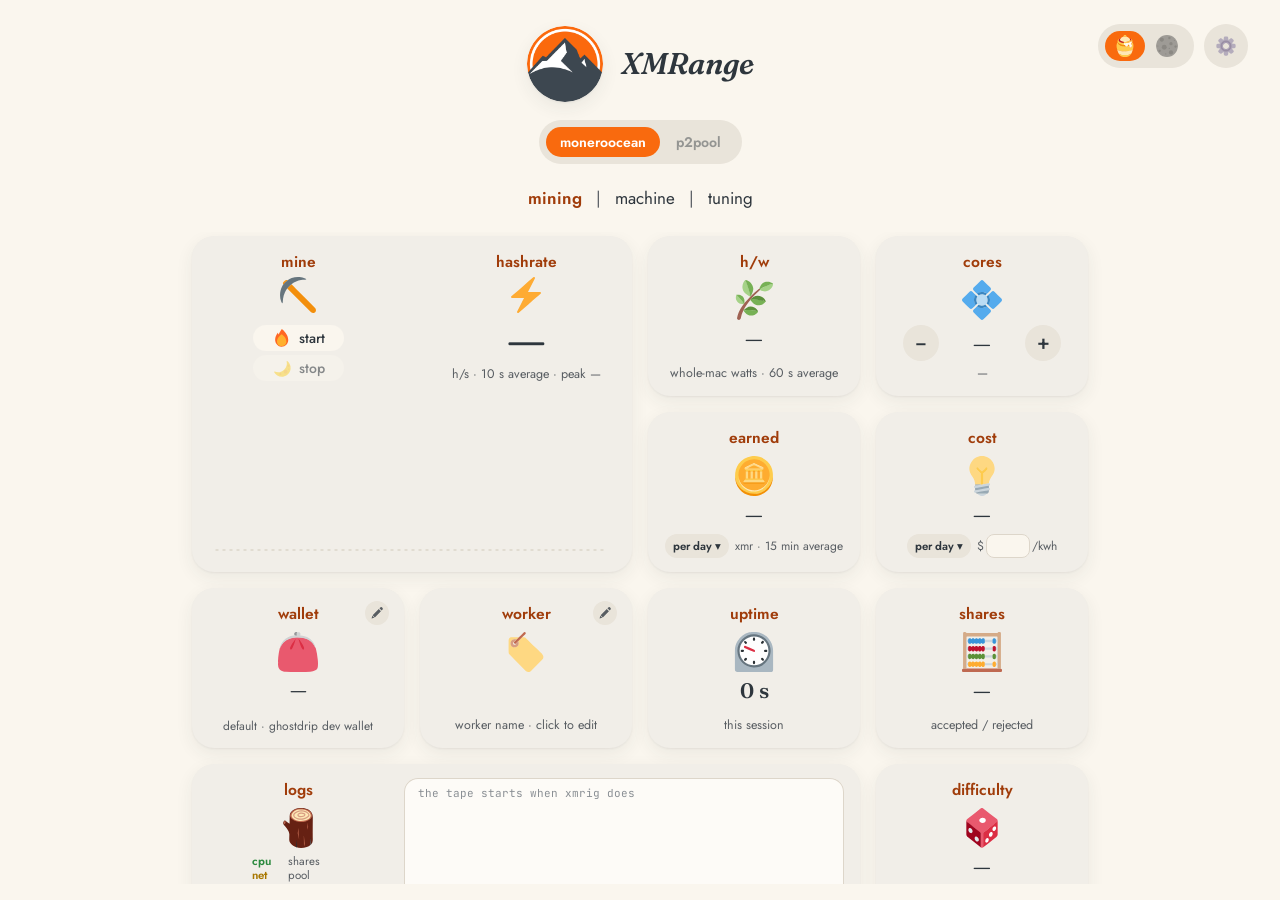
<file: crates/xmrange-app/ui/index.html>
<!doctype html>
<html lang="en" data-theme="system">
<head>
  <meta charset="utf-8" />
  <title>XMRange</title>
  <meta name="description" content="hashes per watt · every watt, weighed" />
  <link rel="stylesheet" href="./styles.css" />
</head>
<body>
  <main class="board" id="board" data-tauri-drag-region>
    <div class="corner corner--left">
      <button class="round-btn update-btn" id="update-pill" type="button" hidden></button>
    </div>
    <div class="corner">
      <button class="round-btn theme-btn" id="theme-btn" type="button" aria-label="toggle light and dark">
        <img class="mode-light" src="assets/emoji/hoh_mode_light.svg" alt="" />
        <img class="mode-dark" src="assets/emoji/hoh_mode_dark.svg" alt="" />
      </button>
      <button class="round-btn gear-btn" id="gear-btn" type="button" aria-label="settings" aria-haspopup="dialog">
        <img src="assets/emoji/gear.svg" alt="" />
      </button>
    </div>

    <header class="brand" data-tauri-drag-region>
      <img class="brand__icon" src="assets/icon.png" alt="XMRange" />
      <div class="brand__words" data-tauri-drag-region>
        <h1 class="wordmark">XMRange</h1>
      </div>
    </header>

    <nav class="seg seg--pool" id="pools" aria-label="pool">
      <button class="seg__btn is-on" type="button" data-pool="mo" aria-pressed="true">moneroocean</button>
      <button class="seg__btn" type="button" data-pool="p2" aria-pressed="false">p2pool</button>
    </nav>

    <div class="statusrow" data-tauri-drag-region>
      <span class="statusrow__start" aria-hidden="true"></span>
      <nav class="tabs" id="tabs" aria-label="sections">
        <button class="tab is-on" type="button" data-tab="mining" aria-pressed="true">mining</button>
        <span class="tabs__sep" aria-hidden="true">|</span>
        <button class="tab" type="button" data-tab="machine" aria-pressed="false">machine</button>
        <span class="tabs__sep" aria-hidden="true">|</span>
        <button class="tab" type="button" data-tab="tuning" aria-pressed="false">tuning</button>
      </nav>
      <div class="statusrow__end"></div>
    </div>

    <div class="notice" id="notice" role="note" hidden>
      <div class="notice__lines">
        <p class="notice__line" id="notice-pool">Your pool sees your wallet address, the worker name you typed and your hashrate. Tor is on, so it sees a Tor exit, not your IP address. Nothing else leaves this Mac.</p>
        <p class="notice__line" id="notice-wallet">Mining pays the default wallet (GhostDrip dev wallet) until you add yours: <button class="notice__use" id="notice-use" type="button">use yours →</button> on the wallet card.</p>
      </div>
      <button class="notice__x" id="notice-dismiss" type="button" aria-label="dismiss this notice">×</button>
    </div>

    <div class="notice" id="crash-offer" role="note" hidden>
      <div class="notice__lines">
        <p class="notice__line">xmrange closed unexpectedly last time · <button class="notice__use" id="crash-send" type="button">send report…</button></p>
      </div>
      <button class="notice__x" id="crash-dismiss" type="button" aria-label="dismiss">×</button>
    </div>

    <section class="grid" id="grid" aria-live="off"></section>
  </main>

  <div class="sheet" id="sheet" role="dialog" aria-modal="true" aria-labelledby="sheet-title" hidden>
    <div class="sheet__scrim" id="sheet-scrim"></div>
    <div class="sheet__card">
      <div class="sheet__head">
        <img src="assets/emoji/gear.svg" alt="" />
        <h2 class="sheet__title" id="sheet-title">settings</h2>
      </div>
      <div class="sheet__rows">
        <div class="sheet__row">
          <span class="sheet__label" id="set-rate-label">electricity</span>
          <div class="sheet__ctl rate">
            <input class="sheet__currency" id="set-currency" type="text" maxlength="3" spellcheck="false" autocomplete="off" aria-label="currency symbol, 1 to 3 characters" />
            <input class="rate__input" id="set-rate" type="number" step="0.01" min="0" aria-label="electricity rate per kilowatt hour" />
            <span>/kwh</span>
          </div>
        </div>
        <div class="sheet__row">
          <span class="sheet__label">theme</span>
          <div class="seg seg--small" id="set-theme" role="group" aria-label="theme">
            <button class="seg__btn" type="button" data-theme-pick="system" aria-pressed="false">system</button>
            <button class="seg__btn" type="button" data-theme-pick="light" aria-pressed="false">light</button>
            <button class="seg__btn" type="button" data-theme-pick="dark" aria-pressed="false">dark</button>
          </div>
        </div>
        <div class="sheet__row">
          <span class="sheet__label">watts counted</span>
          <div class="seg seg--small" id="set-measure" role="group" aria-label="h/w counts">
            <button class="seg__btn" type="button" data-measure="sys" aria-pressed="false">whole mac</button>
            <button class="seg__btn" type="button" data-measure="cpu" aria-pressed="false">cpu only</button>
          </div>
        </div>
        <div class="sheet__row">
          <span class="sheet__label">tor</span>
          <div class="seg seg--small" id="set-tor" role="group" aria-label="route through tor">
            <button class="seg__btn" type="button" data-tor="off" aria-pressed="false">direct</button>
            <button class="seg__btn" type="button" data-tor="on" aria-pressed="false">through tor</button>
          </div>
        </div>
        <div class="sheet__row">
          <span class="sheet__label">p2pool chain</span>
          <div class="seg seg--small" id="set-chain" role="group" aria-label="p2pool share chain">
            <button class="seg__btn" type="button" data-chain="nano" aria-pressed="false" title="small shares, found often: best for one mac">nano</button>
            <button class="seg__btn" type="button" data-chain="mini" aria-pressed="false" title="larger shares, found less often">mini</button>
            <button class="seg__btn" type="button" data-chain="main" aria-pressed="false" title="the largest shares, for many kh/s">main</button>
          </div>
        </div>
        <div class="sheet__row">
          <span class="sheet__label">monero node</span>
          <div class="seg seg--small" id="set-node" role="group" aria-label="which monero node p2pool uses">
            <button class="seg__btn" type="button" data-node="gui" aria-pressed="false" title="the local node of the monero gui on this mac">monero gui</button>
            <button class="seg__btn" type="button" data-node="own" aria-pressed="false" title="xmrange runs its own node while p2pool is selected">xmrange</button>
          </div>
        </div>
        <div class="sheet__row" id="node-folder-row" hidden>
          <span class="sheet__label">chain folder</span>
          <div class="update-folder">
            <span class="update-folder__name" id="node-folder-name" title="">none</span>
            <button class="btn btn--sm btn--quiet" id="node-folder-choose" type="button">choose folder…</button>
          </div>
        </div>
        <div class="sheet__row">
          <span class="sheet__label">xmr price</span>
          <div class="sheet__ctl rate price">
            <span id="set-price-cur">$</span>
            <input class="rate__input price__input" id="set-price" type="number" step="0.01" min="0" aria-label="xmr price" />
            <div class="seg seg--small" id="set-price-feed" role="group" aria-label="xmr price source">
              <button class="seg__btn" type="button" data-feed="off" aria-pressed="false">typed</button>
              <button class="seg__btn" type="button" data-feed="on" aria-pressed="false">fetch</button>
            </div>
          </div>
        </div>
        <p class="sheet__note price__note" id="set-price-note"></p>
        <div class="sheet__row">
          <span class="sheet__label">pause above</span>
          <div class="sheet__ctl rate">
            <input class="rate__input" id="set-pause-above" type="number" step="1" min="100" max="230" placeholder="off" aria-label="pause mining above this cpu temperature, in degrees fahrenheit" />
            <span>°f</span>
          </div>
        </div>
        <div class="sheet__row" id="set-ac-row">
          <span class="sheet__label">mine on</span>
          <div class="seg seg--small" id="set-ac" role="group" aria-label="mine on battery or only on the power adapter">
            <button class="seg__btn" type="button" data-ac="off" aria-pressed="false">battery too</button>
            <button class="seg__btn" type="button" data-ac="on" aria-pressed="false">adapter only</button>
          </div>
        </div>
        <div class="sheet__row">
          <span class="sheet__label">network</span>
          <button class="btn btn--sm btn--quiet" id="set-network" type="button">show connections</button>
        </div>
        <div class="sheet__row">
          <span class="sheet__label">wallet</span>
          <span class="sheet__note" id="set-wallet-note"></span>
        </div>
        <div class="sheet__row">
          <span class="sheet__label">diagnostics</span>
          <div class="update-folder">
            <span class="update-folder__name" id="diag-note" title="a text report you save where you choose: no wallet, no IPs, no names">scrubbed</span>
            <button class="btn btn--sm btn--quiet" id="diag-save" type="button">save as…</button>
          </div>
        </div>
        <div class="sheet__row">
          <span class="sheet__label">feedback</span>
          <button class="btn btn--sm btn--quiet" id="fb-open" type="button" title="a report you read first; sent only when you press send, through tor">send feedback…</button>
        </div>
      </div>
      <p class="sheet__err" id="sheet-err" role="alert" hidden></p>
      <p class="sheet__privacy" id="sheet-privacy">XMRange connects only to the pool that you select. It uses Tor unless you turn Tor off. MoneroOcean sees your wallet address, worker name and hashrate. It sees your IP address only when Tor is off. On p2pool, peers see your IP address only when Tor is off. Your payout address is public on the p2pool share chain.</p>
      <div class="sheet__actions">
        <button class="btn btn--sm btn--quiet sheet__close" id="sheet-close" type="button">close</button>
      </div>
    </div>
  </div>

  <div class="sheet" id="guide" role="dialog" aria-modal="true" aria-labelledby="guide-title" hidden>
    <div class="sheet__scrim" id="guide-scrim"></div>
    <div class="sheet__card sheet__card--small">
      <div class="sheet__head">
        <img src="assets/emoji/hoh_low_power.svg" alt="" />
        <h2 class="sheet__title" id="guide-title">low power mode</h2>
      </div>
      <p class="sheet__body" id="guide-why"></p>
      <div class="sheet__row">
        <button class="btn btn--sm" id="guide-open-settings" type="button">open battery settings</button>
        <span class="chip" id="guide-detected" hidden>✓ detected</span>
      </div>
      <ol class="sheet__body" id="guide-steps">
        <li>Open Battery settings (button above).</li>
        <li>Select Low Power Mode.</li>
        <li>Choose Always or Only on Power Adapter.</li>
      </ol>
      <div class="sheet__actions">
        <button class="btn btn--sm btn--quiet" id="guide-close" type="button">close</button>
      </div>
    </div>
  </div>

  <div class="sheet" id="node-guide" role="dialog" aria-modal="true" aria-labelledby="node-guide-title" hidden>
    <div class="sheet__scrim" id="node-guide-scrim"></div>
    <div class="sheet__card sheet__card--small">
      <div class="sheet__head">
        <img src="assets/emoji/file_cabinet.svg" alt="" />
        <h2 class="sheet__title" id="node-guide-title">your monero node</h2>
      </div>
      <p class="sheet__body">p2pool needs a monero node on this mac. You can use the node of the Monero GUI (the steps below). Or XMRange can run its own node: in settings, set monero node to xmrange, then choose a chain folder. An external drive is fine. The first sync takes one day or more.</p>
      <div class="sheet__row">
        <span class="chip" id="node-guide-ready" hidden>✓ ready</span>
      </div>
      <ol class="sheet__body">
        <li>Open the Monero GUI. In Settings → Node, choose Local node.</li>
        <li>In Daemon startup flags, add this flag:
          <span class="copyline"><code id="node-flag">--zmq-pub tcp://127.0.0.1:18083</code><button class="btn btn--sm btn--quiet" id="node-flag-copy" type="button">copy</button></span>
        </li>
        <li>Start the node. Let it sync. XMRange checks the node every 10 s.</li>
      </ol>
      <div class="sheet__actions">
        <button class="btn btn--sm btn--quiet" id="node-guide-close" type="button">close</button>
      </div>
    </div>
  </div>

  <div class="sheet" id="network-log" role="dialog" aria-modal="true" aria-labelledby="network-log-title" hidden>
    <div class="sheet__scrim" id="network-log-scrim"></div>
    <div class="sheet__card sheet__card--small">
      <div class="sheet__head">
        <img src="assets/emoji/satellite_antenna.svg" alt="" />
        <h2 class="sheet__title" id="network-log-title">network</h2>
      </div>
      <p class="sheet__label">connected now</p>
      <ul class="netlog" id="network-now"></ul>
      <p class="sheet__label">allowed in this setup</p>
      <ul class="netlog" id="network-allowed"></ul>
      <p class="sheet__body">This list shows counts and ports only. XMRange does not show or keep an address.</p>
      <div class="sheet__actions">
        <button class="btn btn--sm btn--quiet" id="network-log-close" type="button">close</button>
      </div>
    </div>
  </div>

  <div class="sheet" id="feedback" role="dialog" aria-modal="true" aria-labelledby="feedback-title" hidden>
    <div class="sheet__scrim" id="feedback-scrim"></div>
    <div class="sheet__card">
      <div class="sheet__head">
        <img src="assets/emoji/hoh_logs.svg" alt="" />
        <h2 class="sheet__title" id="feedback-title">feedback</h2>
      </div>
      <div class="sheet__row">
        <span class="sheet__label">kind</span>
        <div class="seg seg--small" id="fb-kind" role="group" aria-label="kind of report">
          <button class="seg__btn" type="button" data-kind="problem" aria-pressed="true">problem</button>
          <button class="seg__btn" type="button" data-kind="idea" aria-pressed="false">idea</button>
          <button class="seg__btn" type="button" data-kind="crash" aria-pressed="false" hidden>crash</button>
        </div>
      </div>
      <p class="sheet__label">your note</p>
      <textarea class="fb__text fb__text--note" id="fb-note" rows="3" aria-label="your note" placeholder="what happened, or what you would like"></textarea>
      <p class="sheet__label">the report, as it will be sent (you can edit it)</p>
      <textarea class="fb__text" id="fb-text" rows="9" spellcheck="false" aria-label="the full report"></textarea>
      <p class="sheet__body">The report holds no wallet, no IP address and no names. It is sealed for XMRange's key and sent to 4 Nostr relays through Tor, only when you press send.</p>
      <p class="sheet__note fb__status" id="fb-status" role="status"></p>
      <div class="sheet__actions">
        <button class="btn btn--sm btn--quiet" id="feedback-close" type="button">close</button>
        <button class="btn btn--sm btn--quiet" id="fb-copy" type="button">copy</button>
        <button class="btn btn--sm btn--quiet" id="fb-save" type="button">save as…</button>
        <button class="btn btn--sm" id="fb-send" type="button">send</button>
      </div>
    </div>
  </div>

  <div class="sheet" id="price-confirm" role="dialog" aria-modal="true" aria-labelledby="price-confirm-title" hidden>
    <div class="sheet__scrim" id="price-confirm-scrim"></div>
    <div class="sheet__card sheet__card--small">
      <div class="sheet__head">
        <img src="assets/emoji/money_bag.svg" alt="" />
        <h2 class="sheet__title" id="price-confirm-title">fetch the xmr price?</h2>
      </div>
      <p class="sheet__body">Each hour, XMRange gets the XMR price in US dollars from Kraken. If Kraken fails, it uses Yahoo Finance. It always connects through Tor.</p>
      <p class="sheet__body">Kraken and Yahoo see a Tor exit, not your IP address. They get no data about your wallet or mining. This adds one connection to the Tor network, also when you mine directly.</p>
      <div class="sheet__actions">
        <button class="btn btn--sm btn--quiet" id="price-confirm-cancel" type="button">cancel</button>
        <button class="btn btn--sm" id="price-confirm-ok" type="button">fetch through tor</button>
      </div>
    </div>
  </div>

  <script type="module" src="./app.js"></script>
</body>
</html>
</file>
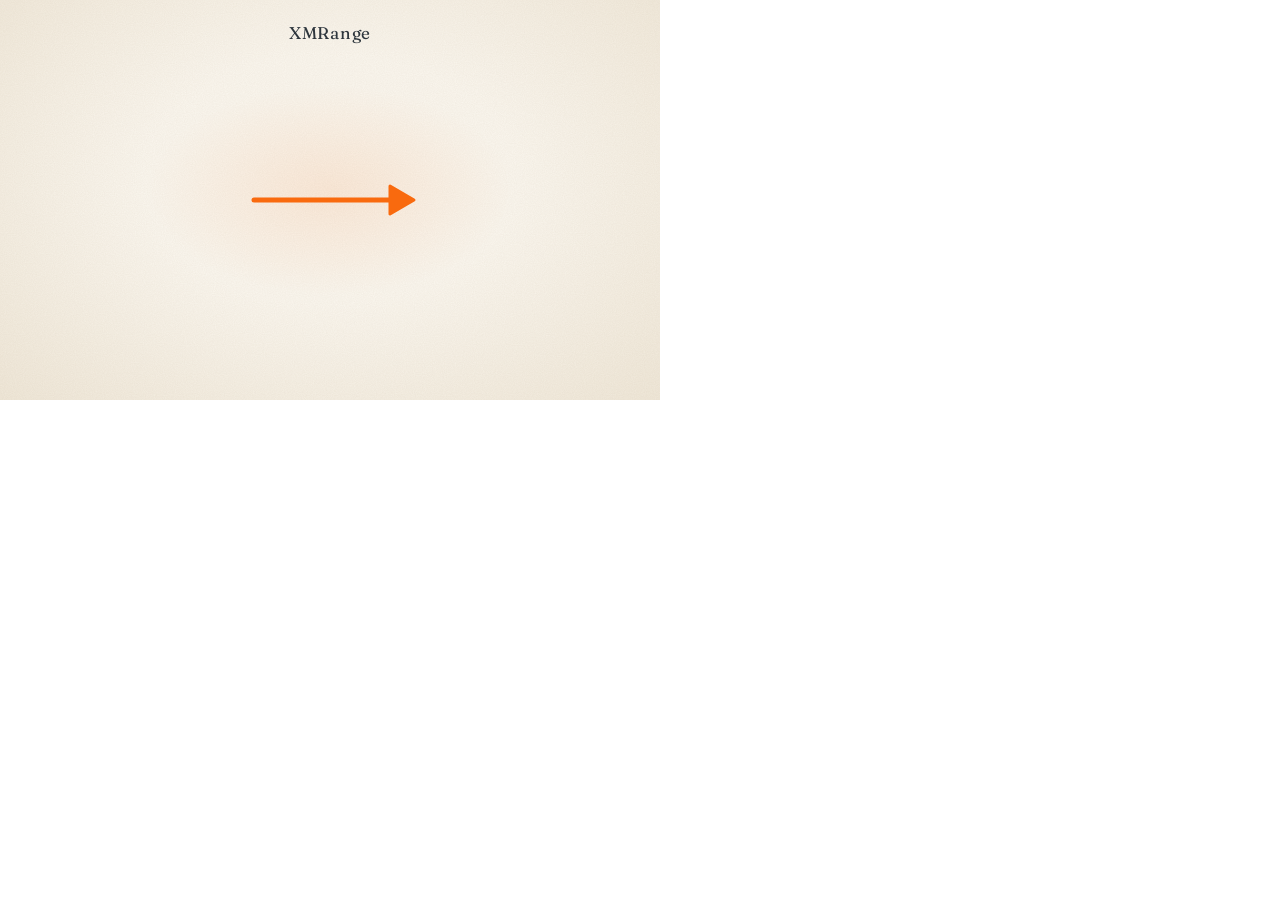
<file: assets/dmg/background.html>
<!doctype html><meta charset="utf-8">
<style>
@font-face{font-family:Fraunces;font-weight:400;src:url(../fonts/fraunces-latin-400-normal.woff2)}
html,body{margin:0}
#c{position:relative;width:660px;height:400px;overflow:hidden;background:
 radial-gradient(ellipse 260px 150px at 330px 190px,rgba(249,106,14,.10),transparent 70%),
 radial-gradient(ellipse at 50% 45%,#faf6ee 40%,#efe7d8 100%)}
svg{position:absolute;left:0;top:0}
.t{position:absolute;left:0;width:660px;text-align:center;color:#2e363d}
#w{top:22px;font:400 17px Fraunces;letter-spacing:.04em}
.ic{display:none;position:absolute;top:136px;width:128px;height:128px}
.lb{display:none;position:absolute;top:268px;width:128px;text-align:center;font:13px -apple-system,system-ui;color:#333}
.p .ic,.p .lb{display:block}
</style>
<div id="c"><svg width="660" height="400" viewBox="0 0 660 400">
<defs><filter id="n"><feTurbulence type="fractalNoise" baseFrequency=".9" numOctaves="2" seed="7"/><feColorMatrix values="0 0 0 0 .3  0 0 0 0 .2  0 0 0 0 .1  0 0 0 .5 0"/></filter></defs>
<rect width="660" height="400" filter="url(#n)" opacity=".16"/>
<line x1="254" y1="200" x2="392" y2="200" stroke="#f96a0e" stroke-width="5" stroke-linecap="round"/>
<polygon points="390,186 414,200 390,214" fill="#f96a0e" stroke="#f96a0e" stroke-width="3" stroke-linejoin="round"/>
</svg>
<div class="t" id="w">XMRange</div>
<img class="ic" style="left:101px" src="../../crates/xmrange-app/icons/icon.png"><svg class="ic" style="left:431px" viewBox="0 0 128 128"><path d="M10 30 q0-8 8-8 h30 l10 10 h52 q8 0 8 8 v62 q0 8-8 8 H18 q-8 0-8-8z" fill="#3d8fd9"/><path d="M10 44 q0-6 6-6 h96 q6 0 6 6 v58 q0 8-8 8 H18 q-8 0-8-8z" fill="#5fb0f0"/><path d="M46 92 l18-30 l18 30z" fill="none" stroke="#2f78bd" stroke-width="5" stroke-linejoin="round"/></svg>
<div class="lb" style="left:101px">XMRange</div><div class="lb" style="left:431px">Applications</div></div>
</file>
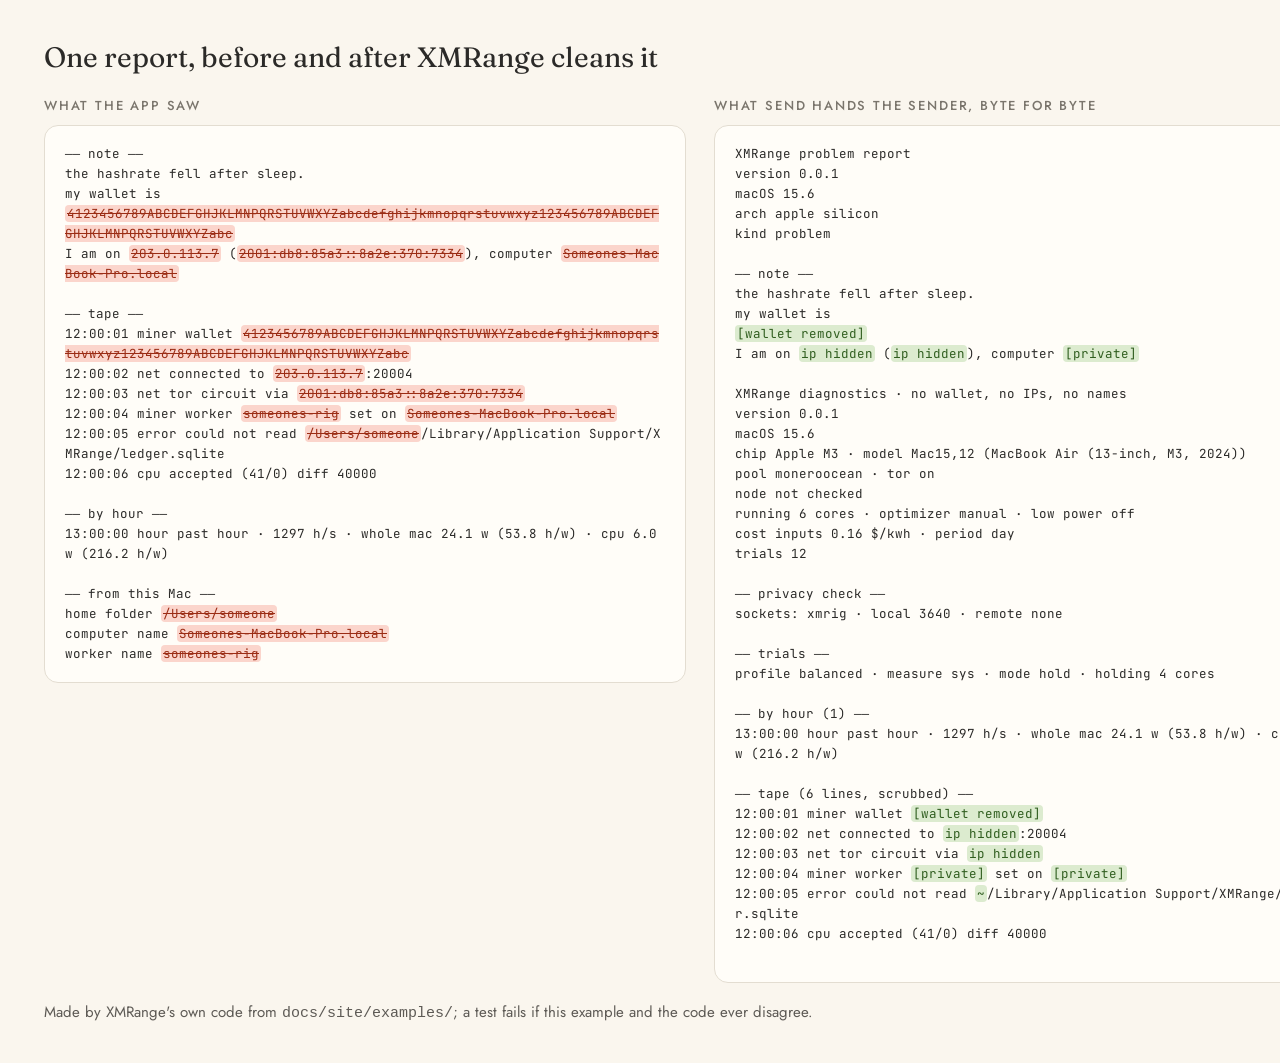
<file: tools/docs-shots/report-compare.html>
<!doctype html><meta charset="utf-8"><title>Report before and after</title>
<style>
@font-face{font-family:Fraunces;font-weight:400;src:url(../../assets/fonts/fraunces-latin-400-normal.woff2)}
@font-face{font-family:Jost;font-weight:400;src:url(../../assets/fonts/jost-latin-400-normal.woff2)}
@font-face{font-family:Jost;font-weight:500;src:url(../../assets/fonts/jost-latin-500-normal.woff2)}
@font-face{font-family:JB;src:url(../../assets/fonts/jetbrains-mono-latin-400-normal.woff2)}
*{box-sizing:border-box;margin:0}
body{width:1400px;background:#faf6ee;color:#2b2a28;font:15px Jost,sans-serif;padding:40px 44px}
h1{font:400 28px Fraunces,serif;margin-bottom:22px}
.cols{display:grid;grid-template-columns:1fr 1fr;gap:28px}
h2{font:500 13px Jost;letter-spacing:.14em;text-transform:uppercase;color:#7a756c;margin-bottom:10px}
pre{background:#fffdf8;border:1px solid #e3ddd1;border-radius:14px;padding:18px 20px;font:12.5px/1.6 JB,ui-monospace,Menlo,monospace;white-space:pre-wrap;word-break:break-all}
mark.out{background:#fbd5cc;color:#9b2c14;border-radius:4px;padding:0 2px;text-decoration:line-through}
mark.in{background:#dcebcf;color:#2f5d1e;border-radius:4px;padding:0 2px}
p{margin-top:18px;color:#5d5a55}
</style>
<h1>One report, before and after XMRange cleans it</h1>
<div class="cols"><div><h2>What the app saw</h2><pre>── note ──
the hashrate fell after sleep.
my wallet is
<mark class="out">4123456789ABCDEFGHJKLMNPQRSTUVWXYZabcdefghijkmnopqrstuvwxyz123456789ABCDEFGHJKLMNPQRSTUVWXYZabc</mark>
I am on <mark class="out">203.0.113.7</mark> (<mark class="out">2001:db8:85a3::8a2e:370:7334</mark>), computer <mark class="out">Someones-MacBook-Pro.local</mark>

── tape ──
12:00:01 miner wallet <mark class="out">4123456789ABCDEFGHJKLMNPQRSTUVWXYZabcdefghijkmnopqrstuvwxyz123456789ABCDEFGHJKLMNPQRSTUVWXYZabc</mark>
12:00:02 net connected to <mark class="out">203.0.113.7</mark>:20004
12:00:03 net tor circuit via <mark class="out">2001:db8:85a3::8a2e:370:7334</mark>
12:00:04 miner worker <mark class="out">someones-rig</mark> set on <mark class="out">Someones-MacBook-Pro.local</mark>
12:00:05 error could not read <mark class="out">/Users/someone</mark>/Library/Application Support/XMRange/ledger.sqlite
12:00:06 cpu accepted (41/0) diff 40000

── by hour ──
13:00:00 hour past hour · 1297 h/s · whole mac 24.1 w (53.8 h/w) · cpu 6.0 w (216.2 h/w)

── from this Mac ──
home folder <mark class="out">/Users/someone</mark>
computer name <mark class="out">Someones-MacBook-Pro.local</mark>
worker name <mark class="out">someones-rig</mark>
</pre></div>
<div><h2>What send hands the sender, byte for byte</h2><pre>XMRange problem report
version 0.0.1
macOS 15.6
arch apple silicon
kind problem

── note ──
the hashrate fell after sleep.
my wallet is
<mark class="in">[wallet removed]</mark>
I am on <mark class="in">ip hidden</mark> (<mark class="in">ip hidden</mark>), computer <mark class="in">[private]</mark>

XMRange diagnostics · no wallet, no IPs, no names
version 0.0.1
macOS 15.6
chip Apple M3 · model Mac15,12 (MacBook Air (13-inch, M3, 2024))
pool moneroocean · tor on
node not checked
running 6 cores · optimizer manual · low power off
cost inputs 0.16 $/kwh · period day
trials 12

── privacy check ──
sockets: xmrig · local 3640 · remote none

── trials ──
profile balanced · measure sys · mode hold · holding 4 cores

── by hour (1) ──
13:00:00 hour past hour · 1297 h/s · whole mac 24.1 w (53.8 h/w) · cpu 6.0 w (216.2 h/w)

── tape (6 lines, scrubbed) ──
12:00:01 miner wallet <mark class="in">[wallet removed]</mark>
12:00:02 net connected to <mark class="in">ip hidden</mark>:20004
12:00:03 net tor circuit via <mark class="in">ip hidden</mark>
12:00:04 miner worker <mark class="in">[private]</mark> set on <mark class="in">[private]</mark>
12:00:05 error could not read <mark class="in">~</mark>/Library/Application Support/XMRange/ledger.sqlite
12:00:06 cpu accepted (41/0) diff 40000

</pre></div></div>
<p>Made by XMRange's own code from <code>docs/site/examples/</code>; a test fails if this example and the code ever disagree.</p>
</file>
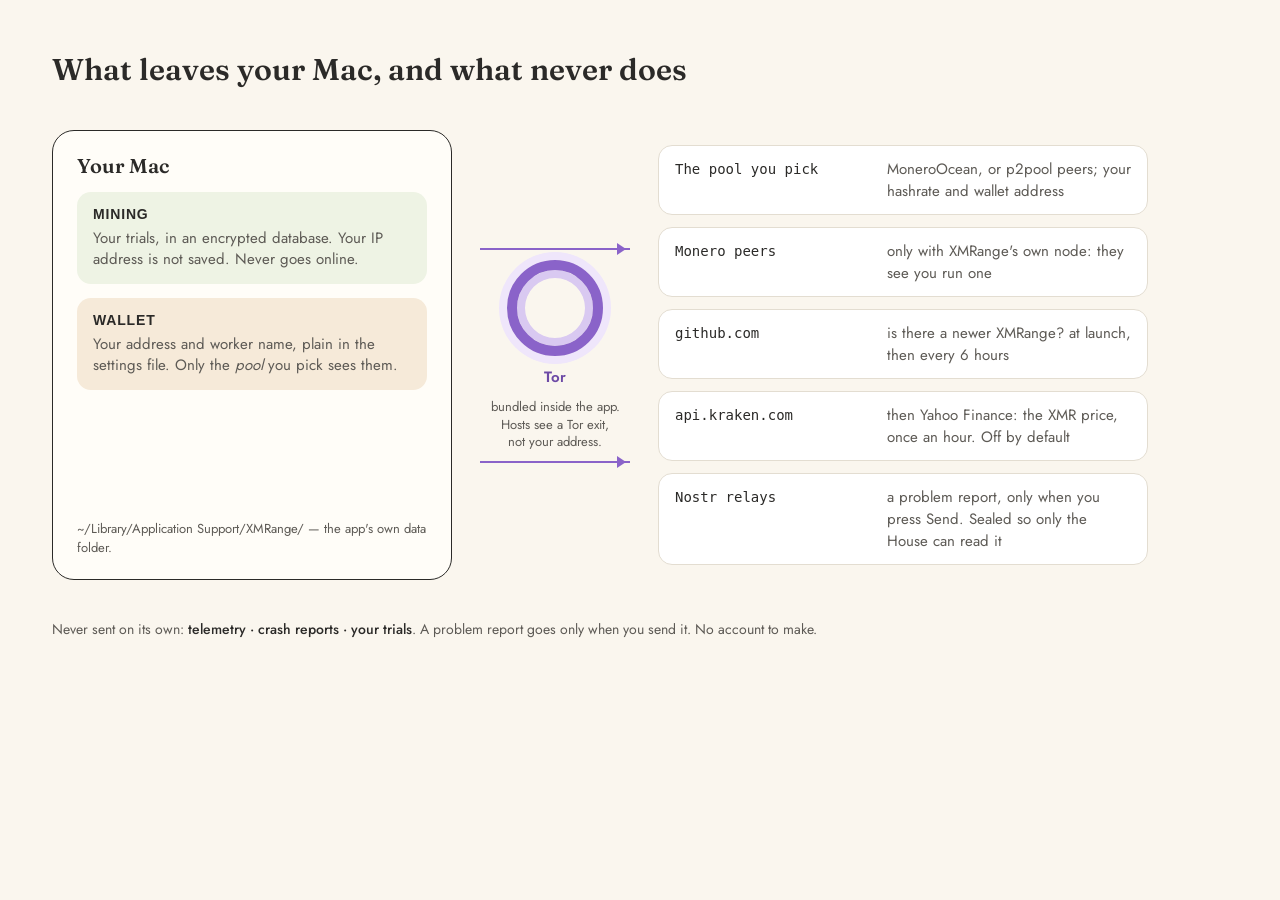
<file: tools/docs-shots/diagrams/privacy-map.html>
<!doctype html><meta charset="utf-8"><title>What leaves your Mac</title>
<style>
@font-face{font-family:Fraunces;font-weight:400;src:url(../../../assets/fonts/fraunces-latin-400-normal.woff2)}
@font-face{font-family:Fraunces;font-weight:500 600;src:url(../../../assets/fonts/fraunces-latin-600-normal.woff2)}
@font-face{font-family:Jost;font-weight:400;src:url(../../../assets/fonts/jost-latin-400-normal.woff2)}
@font-face{font-family:Jost;font-weight:500;src:url(../../../assets/fonts/jost-latin-500-normal.woff2)}
@font-face{font-family:Jost;font-weight:600 700;src:url(../../../assets/fonts/jost-latin-600-normal.woff2)}
</style>
<style>
*{box-sizing:border-box;margin:0}
body{width:1200px;height:690px;background:#faf6ee;font:15px Jost,Helvetica,sans-serif;color:#2b2a28;padding:44px 52px;display:grid;grid-template-columns:400px 150px 1fr;gap:0 28px;align-items:center}
h1{grid-column:1/-1;font:500 30px Fraunces,serif;margin-bottom:28px}
.mac{border:1.5px solid #2b2a28;border-radius:22px;padding:22px 24px;background:#fffdf8;height:450px;display:flex;flex-direction:column;gap:14px}
.mac b{font:500 20px Fraunces,serif}
.zone{border-radius:14px;padding:14px 16px}
.mine{background:#eef3e4}
.data{background:#f6ead9}
.zone h3{font:600 14px sans-serif;letter-spacing:.06em;text-transform:uppercase;margin-bottom:6px}
.zone p{color:#5d5a55;line-height:1.4}
.stay{margin-top:auto;font-size:13px;color:#5d5a55}
.tor{display:flex;flex-direction:column;align-items:center;gap:10px;color:#6d4aa6;text-align:center}
.tor .ring{width:96px;height:96px;border-radius:50%;border:10px solid #8a63c9;box-shadow:inset 0 0 0 8px #d9c9f1,0 0 0 8px #efe6fb}
.tor small{color:#5d5a55;font-size:13px;line-height:1.35}
.hosts{display:flex;flex-direction:column;gap:12px}
.h{background:#fff;border:1px solid #e3ddd1;border-radius:14px;padding:12px 16px;display:grid;grid-template-columns:200px 1fr;gap:12px;align-items:baseline}
.h code{font:500 14px ui-monospace,Menlo,monospace}
.h span{color:#5d5a55}
.arrow{height:2px;background:#8a63c9;width:100%;position:relative}
.arrow:after{content:"";position:absolute;right:-2px;top:-5px;border:6px solid transparent;border-left:9px solid #8a63c9}
.never{grid-column:1/-1;margin-top:24px;font-size:14px;color:#5d5a55}
.never em{font-style:normal;color:#2b2a28;font-weight:500}
</style>
<h1>What leaves your Mac, and what never does</h1>
<div class="mac">
  <b>Your Mac</b>
  <div class="zone mine"><h3>Mining</h3><p>Your trials, in an encrypted database. Your IP address is not saved. Never goes online.</p></div>
  <div class="zone data"><h3>Wallet</h3><p>Your address and worker name, plain in the settings file. Only the <em>pool</em> you pick sees them.</p></div>
  <div class="stay">~/Library/Application Support/XMRange/ — the app's own data folder.</div>
</div>
<div class="tor"><div class="arrow"></div><div class="ring"></div><b>Tor</b><small>bundled inside the app.<br>Hosts see a Tor exit,<br>not your address.</small><div class="arrow"></div></div>
<div class="hosts">
  <div class="h"><code>The pool you pick</code><span>MoneroOcean, or p2pool peers; your hashrate and wallet address</span></div>
  <div class="h"><code>Monero peers</code><span>only with XMRange's own node: they see you run one</span></div>
  <div class="h"><code>github.com</code><span>is there a newer XMRange? at launch, then every 6 hours</span></div>
  <div class="h"><code>api.kraken.com</code><span>then Yahoo Finance: the XMR price, once an hour. Off by default</span></div>
  <div class="h"><code>Nostr relays</code><span>a problem report, only when you press Send. Sealed so only the House can read it</span></div>
</div>
<div class="never">Never sent on its own: <em>telemetry · crash reports · your trials</em>. A problem report goes only when you send it. No account to make.</div>
</file>
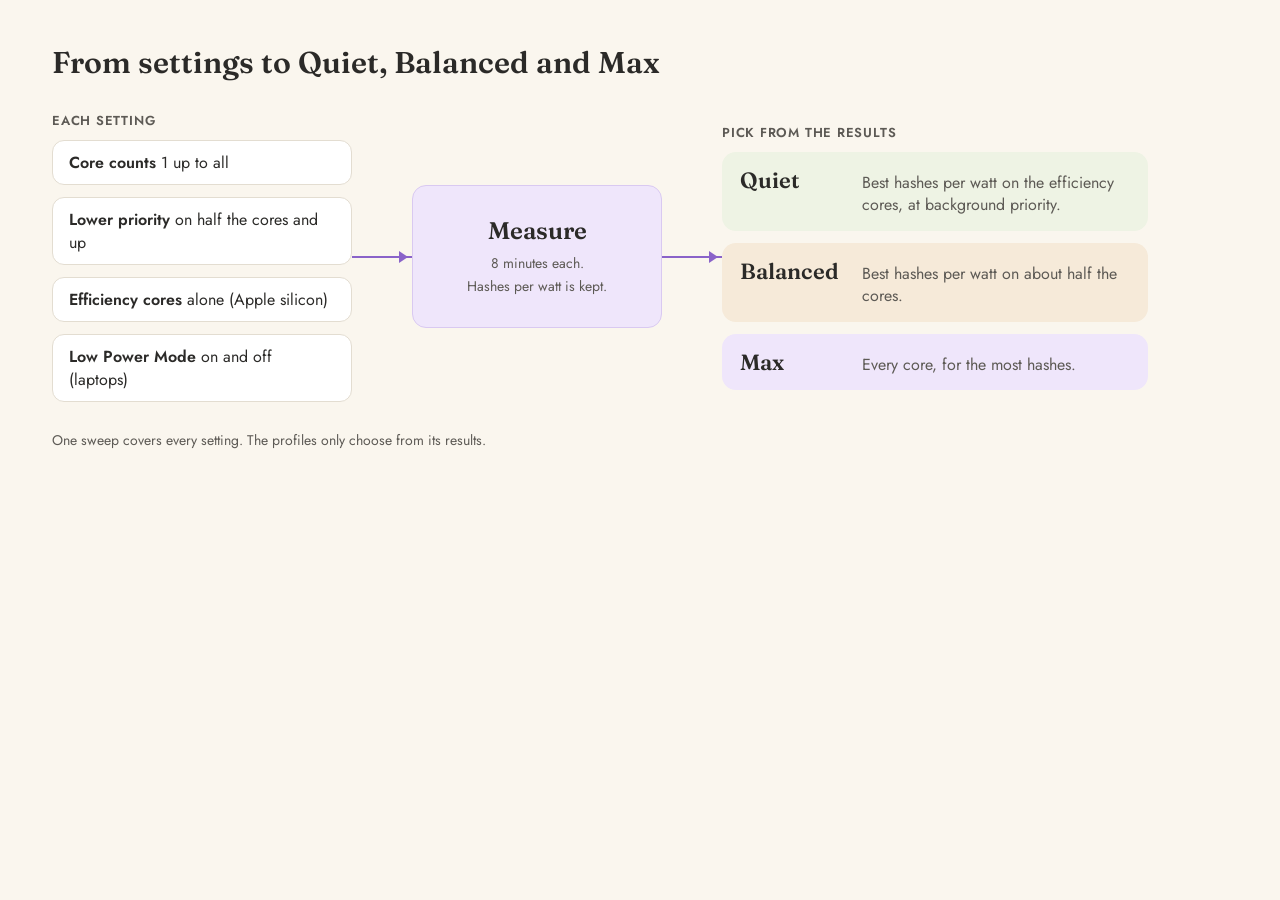
<file: tools/docs-shots/diagrams/trial-flow.html>
<!doctype html><meta charset="utf-8"><title>From trials to profiles</title>
<style>
@font-face{font-family:Fraunces;font-weight:400;src:url(../../../assets/fonts/fraunces-latin-400-normal.woff2)}
@font-face{font-family:Fraunces;font-weight:500 600;src:url(../../../assets/fonts/fraunces-latin-600-normal.woff2)}
@font-face{font-family:Jost;font-weight:400;src:url(../../../assets/fonts/jost-latin-400-normal.woff2)}
@font-face{font-family:Jost;font-weight:500;src:url(../../../assets/fonts/jost-latin-500-normal.woff2)}
@font-face{font-family:Jost;font-weight:600 700;src:url(../../../assets/fonts/jost-latin-600-normal.woff2)}
</style>
<style>*{box-sizing:border-box;margin:0}
body{width:1200px;height:480px;background:#faf6ee;font:16px Jost,Helvetica,sans-serif;color:#2b2a28;padding:44px 52px}
h1{font:500 30px Fraunces,serif;margin-bottom:30px}
.sub{color:#5d5a55;font-size:14px}
.box{border:1.5px solid #2b2a28;border-radius:18px;background:#fffdf8;padding:20px 24px}
.card{background:#fff;border:1px solid #e3ddd1;border-radius:14px;padding:14px 18px}
.pill{border-radius:14px;padding:14px 18px}
h3{font-size:13px;font-weight:600;letter-spacing:.06em;text-transform:uppercase;margin-bottom:6px}
p{color:#5d5a55;line-height:1.4}
.arrow{height:2px;background:#8a63c9;position:relative;flex:none}
.arrow:after{content:"";position:absolute;right:-2px;top:-5px;border:6px solid transparent;border-left:9px solid #8a63c9}
code{font:500 14px ui-monospace,Menlo,monospace}
.flow{display:grid;grid-template-columns:300px 60px 250px 60px 1fr;align-items:center}
.col{display:flex;flex-direction:column;gap:12px}
.s{background:#fff;border:1px solid #e3ddd1;border-radius:12px;padding:10px 16px}
.s b{font-weight:600}
.m{text-align:center;padding:30px 16px;background:#efe6fb;border-color:#d9c9f1}
.m b{display:block;font:500 24px Fraunces,serif;margin-bottom:6px}
.p{display:grid;grid-template-columns:110px 1fr;gap:12px;align-items:baseline}
.p b{font:500 22px Fraunces,serif}
.cap{font-size:13px;letter-spacing:.06em;text-transform:uppercase;font-weight:600;margin-bottom:10px;color:#5d5a55}
</style>
<h1>From settings to Quiet, Balanced and Max</h1>
<div class="flow">
 <div><div class="cap">Each setting</div><div class="col">
  <div class="s"><b>Core counts</b> 1 up to all</div>
  <div class="s"><b>Lower priority</b> on half the cores and up</div>
  <div class="s"><b>Efficiency cores</b> alone (Apple silicon)</div>
  <div class="s"><b>Low Power Mode</b> on and off (laptops)</div></div></div>
 <div class="arrow"></div>
 <div class="card m"><b>Measure</b><span class="sub">8 minutes each.<br>Hashes per watt is kept.</span></div>
 <div class="arrow"></div>
 <div><div class="cap">Pick from the results</div><div class="col">
  <div class="pill p" style="background:#eef3e4"><b>Quiet</b><p>Best hashes per watt on the efficiency cores, at background priority.</p></div>
  <div class="pill p" style="background:#f6ead9"><b>Balanced</b><p>Best hashes per watt on about half the cores.</p></div>
  <div class="pill p" style="background:#efe6fb"><b>Max</b><p>Every core, for the most hashes.</p></div></div></div>
</div>
<div class="sub" style="margin-top:28px">One sweep covers every setting. The profiles only choose from its results.</div>
</file>
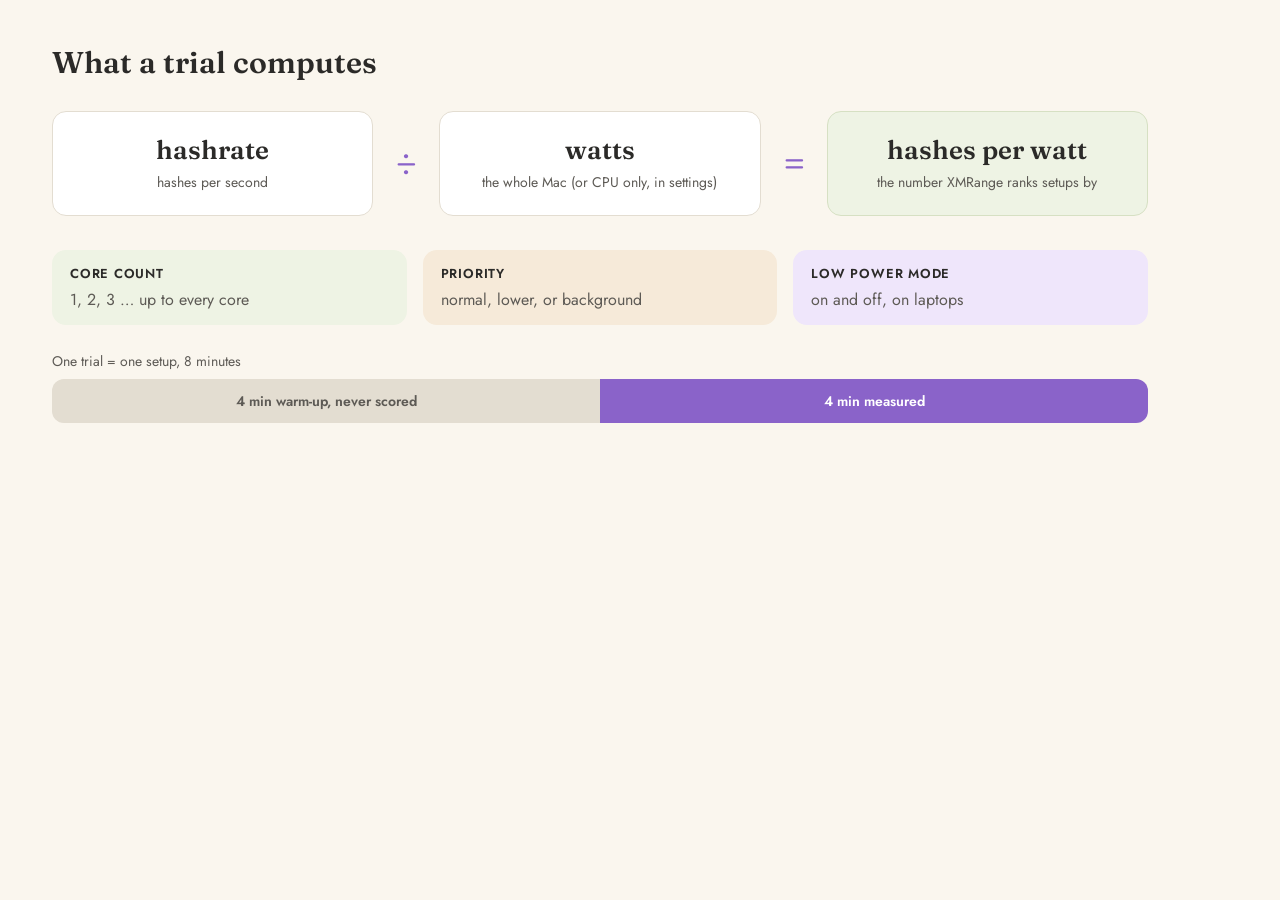
<file: tools/docs-shots/diagrams/trial-math.html>
<!doctype html><meta charset="utf-8"><title>What a trial computes</title>
<style>
@font-face{font-family:Fraunces;font-weight:400;src:url(../../../assets/fonts/fraunces-latin-400-normal.woff2)}
@font-face{font-family:Fraunces;font-weight:500 600;src:url(../../../assets/fonts/fraunces-latin-600-normal.woff2)}
@font-face{font-family:Jost;font-weight:400;src:url(../../../assets/fonts/jost-latin-400-normal.woff2)}
@font-face{font-family:Jost;font-weight:500;src:url(../../../assets/fonts/jost-latin-500-normal.woff2)}
@font-face{font-family:Jost;font-weight:600 700;src:url(../../../assets/fonts/jost-latin-600-normal.woff2)}
</style>
<style>*{box-sizing:border-box;margin:0}
body{width:1200px;height:440px;background:#faf6ee;font:16px Jost,Helvetica,sans-serif;color:#2b2a28;padding:44px 52px}
h1{font:500 30px Fraunces,serif;margin-bottom:30px}
.sub{color:#5d5a55;font-size:14px}
.box{border:1.5px solid #2b2a28;border-radius:18px;background:#fffdf8;padding:20px 24px}
.card{background:#fff;border:1px solid #e3ddd1;border-radius:14px;padding:14px 18px}
.pill{border-radius:14px;padding:14px 18px}
h3{font-size:13px;font-weight:600;letter-spacing:.06em;text-transform:uppercase;margin-bottom:6px}
p{color:#5d5a55;line-height:1.4}
.arrow{height:2px;background:#8a63c9;position:relative;flex:none}
.arrow:after{content:"";position:absolute;right:-2px;top:-5px;border:6px solid transparent;border-left:9px solid #8a63c9}
code{font:500 14px ui-monospace,Menlo,monospace}
.eq{display:flex;align-items:center;gap:22px;margin-bottom:34px}
.eq .op{font:500 40px Fraunces,serif;color:#8a63c9}
.eq .t{flex:1;text-align:center;padding:22px 16px}
.eq .t b{display:block;font:500 26px Fraunces,serif;margin-bottom:4px}
.res{background:#eef3e4;border-color:#d6e0c3}
.row{display:grid;grid-template-columns:1fr 1fr 1fr;gap:16px;margin-bottom:26px}
.bar{display:flex;height:44px;border-radius:12px;overflow:hidden;font-weight:600;font-size:14px}
.bar div{display:flex;align-items:center;justify-content:center}
</style>
<h1>What a trial computes</h1>
<div class="eq">
 <div class="card t"><b>hashrate</b><span class="sub">hashes per second</span></div>
 <div class="op">÷</div>
 <div class="card t"><b>watts</b><span class="sub">the whole Mac (or CPU only, in settings)</span></div>
 <div class="op">=</div>
 <div class="card t res"><b>hashes per watt</b><span class="sub">the number XMRange ranks setups by</span></div>
</div>
<div class="row">
 <div class="pill" style="background:#eef3e4"><h3>Core count</h3><p>1, 2, 3 … up to every core</p></div>
 <div class="pill" style="background:#f6ead9"><h3>Priority</h3><p>normal, lower, or background</p></div>
 <div class="pill" style="background:#efe6fb"><h3>Low Power Mode</h3><p>on and off, on laptops</p></div>
</div>
<div class="sub" style="margin-bottom:8px">One trial = one setup, 8 minutes</div>
<div class="bar"><div style="width:50%;background:#e3ddd1;color:#5d5a55">4 min warm-up, never scored</div><div style="width:50%;background:#8a63c9;color:#fff">4 min measured</div></div>
</file>
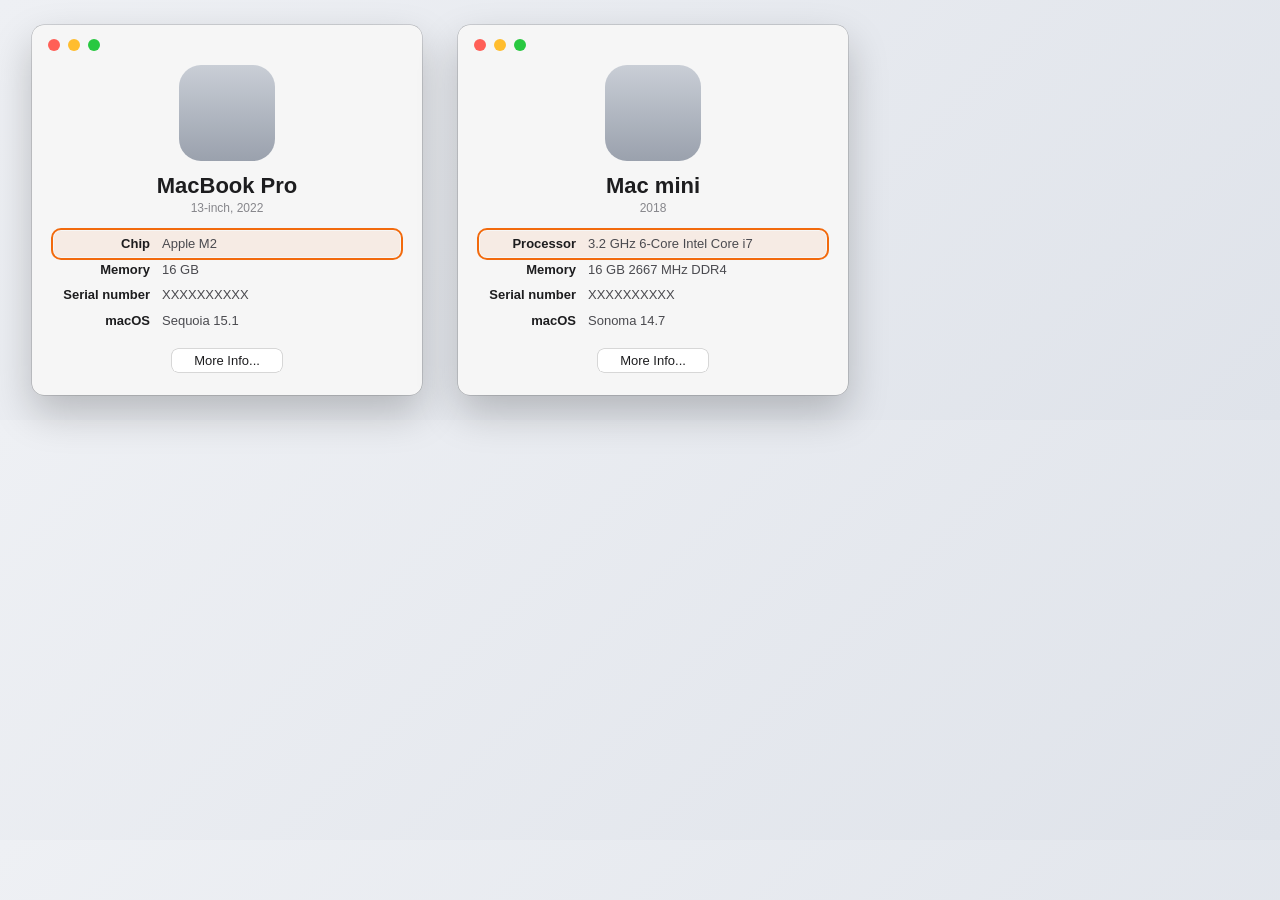
<file: tools/docs-shots/macos/about-this-mac.html>
<!doctype html><meta charset="utf-8"><title>About This Mac</title>
<style>
*{box-sizing:border-box;margin:0}
body{width:880px;height:420px;background:linear-gradient(135deg,#eef0f4,#dfe3ea);font:13px -apple-system,"SF Pro Text",Helvetica,Arial,sans-serif;color:#1d1d1f;display:flex;gap:36px;justify-content:center;align-items:center}
.win{width:390px;height:370px;background:#f6f6f6;border-radius:12px;box-shadow:0 0 0 .5px rgba(0,0,0,.25),0 18px 40px rgba(0,0,0,.22);padding:14px 16px 26px}
.tl{display:flex;gap:8px}.tl i{width:12px;height:12px;border-radius:50%;display:block}
.tl i:nth-child(1){background:#ff5f57}.tl i:nth-child(2){background:#ffbd2e}.tl i:nth-child(3){background:#28c840}
.logo{width:96px;height:96px;margin:14px auto 12px;border-radius:22px;background:linear-gradient(#c9ced6,#9aa1ad)}
h1{font-size:22px;font-weight:700;text-align:center}
.sub{color:#86868b;text-align:center;font-size:12px;margin:2px 0 16px}
.row{display:grid;grid-template-columns:100px 1fr;padding:4px 8px;margin:0 6px;border-radius:7px;line-height:1.35;white-space:nowrap}
.row b{font-weight:600;text-align:right;padding-right:12px;color:#1d1d1f}
.row span{color:#4a4a4f}
.hl{outline:2.5px solid #f26a0d;outline-offset:1px;background:rgba(242,106,13,.08)}
.btn{display:block;margin:16px auto 0;width:110px;text-align:center;padding:4px 0;border-radius:6px;background:#fff;box-shadow:0 0 0 .5px rgba(0,0,0,.25)}
</style>
<body>
<div class="win"><div class="tl"><i></i><i></i><i></i></div><div class="logo"></div>
<h1>MacBook Pro</h1><div class="sub">13-inch, 2022</div>
<div class="row hl"><b>Chip</b><span>Apple M2</span></div>
<div class="row"><b>Memory</b><span>16 GB</span></div>
<div class="row"><b>Serial number</b><span>XXXXXXXXXX</span></div>
<div class="row"><b>macOS</b><span>Sequoia 15.1</span></div>
<span class="btn">More Info...</span></div>
<div class="win"><div class="tl"><i></i><i></i><i></i></div><div class="logo"></div>
<h1>Mac mini</h1><div class="sub">2018</div>
<div class="row hl"><b>Processor</b><span>3.2 GHz 6-Core Intel Core i7</span></div>
<div class="row"><b>Memory</b><span>16 GB 2667 MHz DDR4</span></div>
<div class="row"><b>Serial number</b><span>XXXXXXXXXX</span></div>
<div class="row"><b>macOS</b><span>Sonoma 14.7</span></div>
<span class="btn">More Info...</span></div>
</body>
</file>
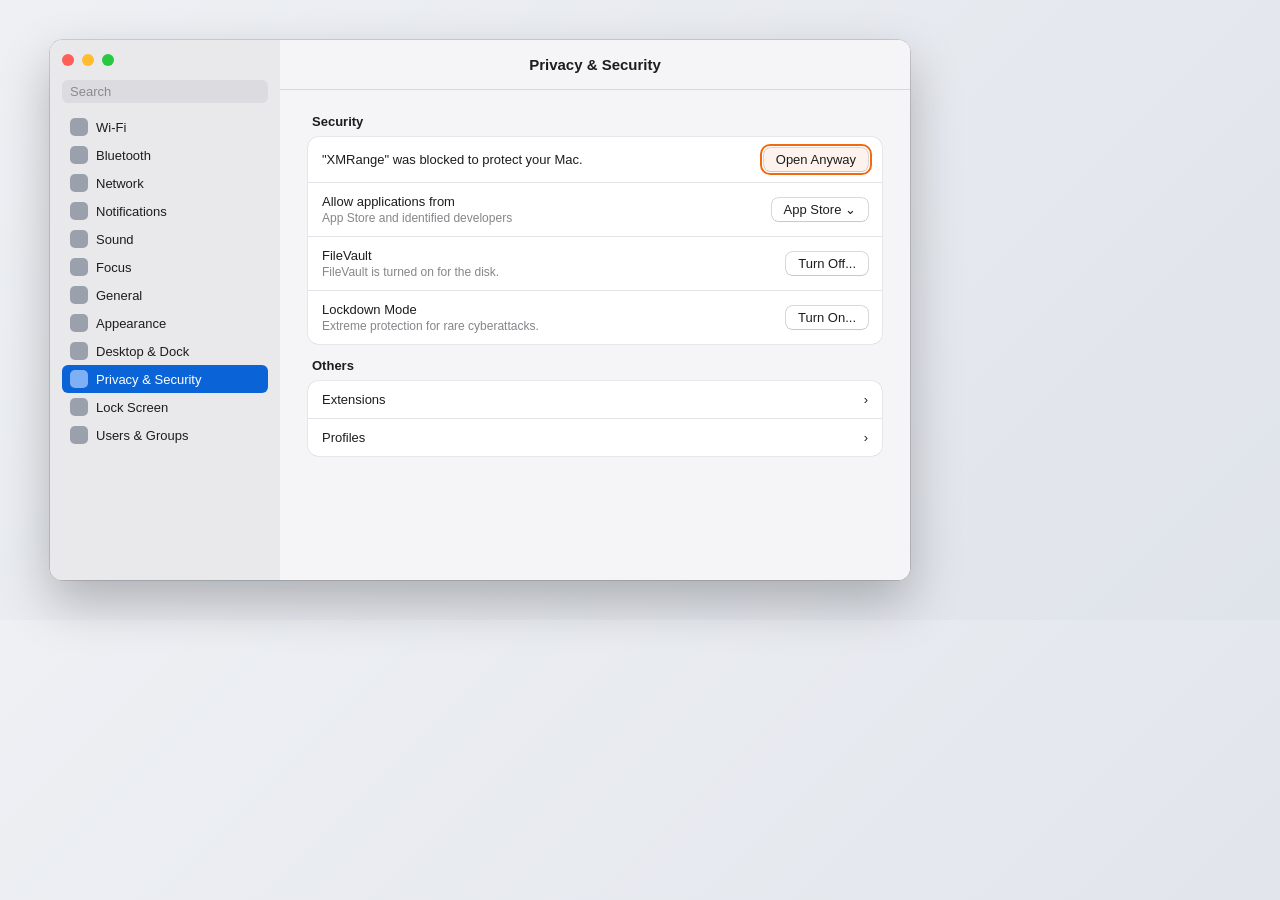
<file: tools/docs-shots/macos/open-anyway.html>
<!doctype html><meta charset="utf-8"><title>Privacy &amp; Security</title>
<style>
*{box-sizing:border-box;margin:0}
body{width:960px;height:620px;background:linear-gradient(135deg,#eef0f4,#dfe3ea);font:13px -apple-system,"SF Pro Text",Helvetica,Arial,sans-serif;color:#1d1d1f;display:flex;justify-content:center;align-items:center}
.win{width:860px;height:540px;display:flex;border-radius:12px;overflow:hidden;background:#fff;box-shadow:0 0 0 .5px rgba(0,0,0,.25),0 22px 50px rgba(0,0,0,.25)}
.side{width:230px;background:#e9e9ec;padding:14px 12px}
.tl{display:flex;gap:8px;margin-bottom:14px}.tl i{width:12px;height:12px;border-radius:50%;display:block}
.tl i:nth-child(1){background:#ff5f57}.tl i:nth-child(2){background:#ffbd2e}.tl i:nth-child(3){background:#28c840}
.search{background:#dcdce0;border-radius:6px;padding:4px 8px;color:#8a8a8f;margin-bottom:10px}
.it{display:flex;align-items:center;gap:8px;padding:5px 8px;border-radius:6px}
.it u{width:18px;height:18px;border-radius:5px;background:#9aa1ad;display:block}
.it.sel{background:#0a64d8;color:#fff}.it.sel u{background:#7fb0f5}
.main{flex:1;background:#f5f5f7;overflow:hidden}
.bar{height:50px;display:flex;align-items:center;justify-content:center;font-weight:600;font-size:15px;border-bottom:.5px solid #d8d8dc;background:#f5f5f7}
.body{padding:20px 28px}
.grp{background:#fff;border-radius:10px;box-shadow:0 0 0 .5px rgba(0,0,0,.12);margin-bottom:14px}
.r{display:flex;justify-content:space-between;align-items:center;padding:11px 14px;border-top:.5px solid #e4e4e8}
.r:first-child{border-top:0}
.r small{display:block;color:#86868b;font-size:12px;margin-top:2px}
h2{font-size:13px;font-weight:600;margin:4px 4px 8px}
.btn{padding:4px 12px;border-radius:6px;background:#fff;box-shadow:0 0 0 .5px rgba(0,0,0,.3),0 1px 1px rgba(0,0,0,.08);white-space:nowrap}
.hl{outline:2.5px solid #f26a0d;outline-offset:2px;background:rgba(242,106,13,.08)}
.sw{width:34px;height:20px;border-radius:10px;background:#d1d1d6}
</style>
<body><div class="win">
<div class="side"><div class="tl"><i></i><i></i><i></i></div><div class="search">Search</div>
<div class="it"><u></u>Wi-Fi</div><div class="it"><u></u>Bluetooth</div><div class="it"><u></u>Network</div>
<div class="it"><u></u>Notifications</div><div class="it"><u></u>Sound</div><div class="it"><u></u>Focus</div>
<div class="it"><u></u>General</div><div class="it"><u></u>Appearance</div><div class="it"><u></u>Desktop &amp; Dock</div>
<div class="it sel"><u></u>Privacy &amp; Security</div><div class="it"><u></u>Lock Screen</div><div class="it"><u></u>Users &amp; Groups</div></div>
<div class="main"><div class="bar">Privacy &amp; Security</div><div class="body">
<h2>Security</h2>
<div class="grp">
<div class="r hl-wrap"><div>"XMRange" was blocked to protect your Mac.</div><span class="btn hl">Open Anyway</span></div>
<div class="r"><div>Allow applications from<small>App Store and identified developers</small></div><span class="btn">App Store &#8964;</span></div>
<div class="r"><div>FileVault<small>FileVault is turned on for the disk.</small></div><span class="btn">Turn Off...</span></div>
<div class="r"><div>Lockdown Mode<small>Extreme protection for rare cyberattacks.</small></div><span class="btn">Turn On...</span></div>
</div>
<h2>Others</h2>
<div class="grp"><div class="r"><div>Extensions</div><span>&rsaquo;</span></div><div class="r"><div>Profiles</div><span>&rsaquo;</span></div></div>
</div></div></div></body>
</file>
<file: crates/xmrange-app/ui/styles.css>
/* XMRange — design system and shell.
   Port of the approved desktop mockup (_Research/design/2026-09-23-dashboard-mockup/Main.dc.html).
   CSP is style-src 'self': every rule lives here. Dynamic widths/heights are set via CSSOM after render. */

/* ── fonts (bundled; no remote fonts at runtime) ─────────────────────────── */

@font-face {
  font-family: "Jost";
  font-style: normal;
  font-weight: 400;
  src: url(assets/fonts/jost-latin-400-normal.woff2) format("woff2");
}

@font-face {
  font-family: "Jost";
  font-style: normal;
  font-weight: 500;
  src: url(assets/fonts/jost-latin-500-normal.woff2) format("woff2");
}

@font-face {
  font-family: "Jost";
  font-style: normal;
  font-weight: 600;
  src: url(assets/fonts/jost-latin-600-normal.woff2) format("woff2");
}

@font-face {
  font-family: "Fraunces";
  font-style: normal;
  font-weight: 400;
  src: url(assets/fonts/fraunces-latin-400-normal.woff2) format("woff2");
}

@font-face {
  font-family: "Fraunces";
  font-style: normal;
  font-weight: 600;
  src: url(assets/fonts/fraunces-latin-600-normal.woff2) format("woff2");
}

@font-face {
  font-family: "Fraunces";
  font-style: italic;
  font-weight: 600;
  src: url(assets/fonts/fraunces-latin-600-italic.woff2) format("woff2");
}

@font-face {
  font-family: "JetBrains Mono";
  font-style: normal;
  font-weight: 400;
  src: url(assets/fonts/jetbrains-mono-latin-400-normal.woff2) format("woff2");
}

/* ── tokens (copied exactly from the mockup's `t` objects) ───────────────── */

:root {
  --font-body: "Jost", system-ui, sans-serif;
  --font-display: "Fraunces", serif;
  --font-mono: "JetBrains Mono", ui-monospace, monospace;

  --ground: #faf6ee;
  --card: #f1eee8;
  --pill: #e9e4da;
  --text: #2e363d;
  --muted: #585d62;
  --accent-text: #a03c0a;
  --accent-hover: #7a2d06;
  --fill: #f96a0e;
  --wash: rgba(249, 106, 14, 0.12);
  --track: #ddd6ca;
  --shadow: 0 1px 2px rgba(46, 54, 61, 0.06), 0 6px 18px rgba(46, 54, 61, 0.07);
  --tape: #fdfbf7;
  --tape-text: #2e363d;
  --tape-dim: #8a8f94;
  --active: #fffdf8;
  --active-shadow: 0 1px 3px rgba(0, 0, 0, 0.12);

  --live: #3f9a4a;
  /* tape tags: four clearly different hues (green · gold · violet · red) */
  --tag-cpu: #2b8a3e;
  --tag-net: #a87700;
  --tag-miner: #8a45d6;
  --tag-error: #c9252c;

  --scrim: rgba(27, 32, 37, 0.32);

  color-scheme: light;
}

/* Explicit dark. */
:root[data-theme="dark"] {
  --ground: #1b2025;
  --card: #252b31;
  --pill: #2e353c;
  --text: #eef0f1;
  --muted: #a7afb6;
  --accent-text: #ff8a3d;
  --accent-hover: #ffa766;
  --fill: #f96a0e;
  --wash: rgba(249, 106, 14, 0.16);
  --track: #3a424a;
  --shadow: 0 1px 0 rgba(255, 255, 255, 0.03), 0 8px 24px rgba(0, 0, 0, 0.35);
  --tape: #14181c;
  --tape-text: #e4e8eb;
  --tape-dim: #7f8a94;
  --tag-cpu: #74d68a;
  --tag-net: #f2c14e;
  --tag-miner: #c49bff;
  --tag-error: #ff6b6b;
  --active: #3a424a;
  --scrim: rgba(0, 0, 0, 0.5);
  color-scheme: dark;
}

/* theme: system follows macOS appearance. */
@media (prefers-color-scheme: dark) {
  :root[data-theme="system"] {
    --ground: #1b2025;
    --card: #252b31;
    --pill: #2e353c;
    --text: #eef0f1;
    --muted: #a7afb6;
    --accent-text: #ff8a3d;
    --accent-hover: #ffa766;
    --fill: #f96a0e;
    --wash: rgba(249, 106, 14, 0.16);
    --track: #3a424a;
    --shadow: 0 1px 0 rgba(255, 255, 255, 0.03), 0 8px 24px rgba(0, 0, 0, 0.35);
    --tape: #14181c;
    --tape-text: #e4e8eb;
    --tape-dim: #7f8a94;
    --tag-cpu: #74d68a;
    --tag-net: #f2c14e;
    --tag-miner: #c49bff;
    --tag-error: #ff6b6b;
    --active: #3a424a;
    --scrim: rgba(0, 0, 0, 0.5);
    color-scheme: dark;
  }
}

/* ── base ────────────────────────────────────────────────────────────────── */

html,
body {
  margin: 0;
  background: var(--ground);
  color: var(--text);
  font-family: var(--font-body);
  -webkit-font-smoothing: antialiased;
}

body {
  min-height: 100vh;
  overflow: hidden;
  user-select: none;
  -webkit-user-select: none;
}

button {
  font-family: var(--font-body);
  cursor: pointer;
  color: inherit;
}

button:disabled {
  cursor: default;
}

input {
  font-family: var(--font-body);
  user-select: text;
  -webkit-user-select: text;
}

a {
  color: var(--accent-text);
}

a:hover {
  color: var(--accent-hover);
}

:focus-visible {
  outline: 2px solid var(--fill);
  outline-offset: 2px;
}

img {
  display: block;
}

/* ── board ───────────────────────────────────────────────────────────────── */

/* The board is exactly the window's height; the header keeps its place and the
   grid scrolls when the window is shorter than the board (a 13" Air, M10). */
.board {
  box-sizing: border-box;
  height: 100vh;
  overflow: hidden;
  padding: 26px 0 16px;
  background: var(--ground);
  color: var(--text);
  display: flex;
  flex-direction: column;
  align-items: center;
  gap: 14px;
  position: relative;
}

/* top-right: theme toggle + settings */
.corner {
  position: absolute;
  top: 24px;
  right: 32px;
  display: flex;
  gap: 10px;
  align-items: center;
}

/* Top-left mirror of the theme/settings corner, clear of the window buttons: the update pill. */
.corner--left {
  right: auto;
  left: 96px;
}

.update-btn {
  padding: 0 16px;
  font-size: 13px;
  font-weight: 500;
  color: var(--text);
}

.round-btn {
  height: 44px;
  border: none;
  border-radius: 999px;
  background: var(--pill);
  display: flex;
  align-items: center;
  justify-content: center;
}

.theme-btn {
  gap: 2px;
  padding: 0 7px;
}

.gear-btn {
  width: 44px;
  padding: 0;
}

/* The owner's mode icons: light (the honey pot) and dark (the moon), the one in use at full
   strength, the other faded. */
.theme-btn .mode-light,
.theme-btn .mode-dark,
.gear-btn img {
  width: 22px;
  height: 22px;
}

/* The mode in use sits in an orange pill; the other one is faded. */
.theme-btn .mode-light,
.theme-btn .mode-dark {
  box-sizing: content-box;
  padding: 4px 9px;
  border-radius: 999px;
}

.theme-btn .mode-light {
  background: var(--fill);
}

.theme-btn .mode-dark {
  opacity: 0.45;
}

:root[data-theme="dark"] .theme-btn .mode-light {
  opacity: 0.45;
  background: none;
}

:root[data-theme="dark"] .theme-btn .mode-dark {
  opacity: 1;
  background: var(--fill);
}

@media (prefers-color-scheme: dark) {
  :root[data-theme="system"] .theme-btn .mode-light {
    opacity: 0.45;
    background: none;
  }
  :root[data-theme="system"] .theme-btn .mode-dark {
    opacity: 1;
    background: var(--fill);
  }
}

/* header: icon + wordmark */
.brand {
  display: flex;
  align-items: center;
  gap: 18px;
}

.brand__icon {
  width: 76px;
  height: 76px;
  border-radius: 999px;
  box-shadow: var(--shadow);
}

.brand__words {
  display: flex;
  flex-direction: column;
  gap: 6px;
}

.wordmark {
  margin: 0;
  font-family: var(--font-display);
  font-style: italic;
  font-weight: 600;
  font-size: 30px;
  line-height: 1;
  color: var(--text);
}

/* segmented pill (pool picker, h/w counts) */
.seg {
  display: flex;
  padding: 4px;
  gap: 4px;
  border-radius: 999px;
  background: var(--pill);
}

.seg--pool {
  margin-top: 4px;
}

/* The pool picker wears the light/dark toggle's look: a 44px pill, the chosen pool in the orange
   fill, the other faded. */
.seg--pool {
  height: 44px;
  box-sizing: border-box;
  padding: 0 7px;
  gap: 2px;
  align-items: center;
}

.seg--pool .seg__btn {
  height: 30px;
  padding: 0 14px;
  font-weight: 600;
  color: var(--text);
  opacity: 0.45;
}

.seg--pool .seg__btn.is-on {
  background: var(--fill);
  color: #ffffff;
  box-shadow: none;
  opacity: 1;
}

.seg__btn {
  height: 36px;
  padding: 0 20px;
  border: none;
  border-radius: 999px;
  font-size: 14px;
  font-weight: 500;
  background: transparent;
  color: var(--muted);
  box-shadow: none;
}

.seg__btn.is-on {
  background: var(--active);
  color: var(--text);
  box-shadow: var(--active-shadow);
}

/* status row: live light | tabs | stage chip (p2pool only) */
.statusrow {
  width: 896px;
  flex: 0 0 auto;
  display: grid;
  grid-template-columns: minmax(0, 1fr) auto minmax(0, 1fr);
  align-items: center;
}

.statusrow__end {
  justify-self: end;
}

.chip--stage {
  margin-top: 0;
  height: 26px;
  font-size: 12px;
  color: var(--muted);
}

.chip--stage[hidden] {
  display: none;
}

.tabs {
  display: flex;
  align-items: center;
  gap: 12px;
}

.tabs__sep {
  color: var(--muted);
  font-size: 17px;
}

.tab {
  border: none;
  background: none;
  padding: 8px 2px;
  font-size: 17px;
  font-weight: 400;
  color: var(--text);
}

.tab.is-on {
  font-weight: 600;
  color: var(--accent-text);
}

/* first-run notice under the header, before the first start: what the pool
   sees, and the default wallet while it is in use. Negative margins fold it
   into the board's gaps, and the board's gaps and bottom padding give up the
   rest, so the full 970px window still shows the whole grid without scrolling. */
.board.has-notice {
  gap: 10px;
  padding-bottom: 6px;
}

.board.has-notice .grid {
  padding-bottom: 16px;
}

.notice[hidden],
.notice__line[hidden] {
  display: none;
}

.notice {
  width: 896px;
  flex: 0 0 auto;
  box-sizing: border-box;
  margin: -6px 0 -6px;
  display: flex;
  align-items: center;
  justify-content: center;
  gap: 8px;
  font-size: 12.5px;
  line-height: 18px;
  color: var(--muted);
  white-space: nowrap;
}

.notice__lines {
  display: flex;
  flex-direction: column;
  align-items: center;
}

.notice__line {
  margin: 0;
  height: 18px;
}

.notice__use {
  border: none;
  background: none;
  padding: 0 2px;
  font-size: 12.5px;
  font-weight: 600;
  color: var(--accent-text);
}

.notice__use:hover {
  color: var(--accent-hover);
}

.notice__x {
  width: 18px;
  height: 18px;
  border: none;
  border-radius: 999px;
  background: var(--pill);
  color: var(--muted);
  font-size: 14px;
  line-height: 1;
  padding: 0;
}

/* Read by screen readers, never drawn. */
.sr-only {
  position: absolute;
  width: 1px;
  height: 1px;
  margin: -1px;
  padding: 0;
  overflow: hidden;
  clip: rect(0 0 0 0);
  white-space: nowrap;
  border: 0;
}

/* ── grid ────────────────────────────────────────────────────────────────── */

/* The grid is the board's scroller. Its side and bottom padding keep the cards'
   shadows from being clipped by the scroll box; the negative side margins give
   that room back, so the cards sit exactly where they did (896px, centred). */
.grid {
  width: 896px;
  flex: 0 1 auto;
  min-height: 0;
  overflow-x: hidden;
  overflow-y: auto;
  overscroll-behavior: contain;
  display: grid;
  grid-template-columns: repeat(4, minmax(0, 1fr));
  grid-auto-rows: 160px;
  grid-auto-flow: dense;
  gap: 16px;
  padding: 4px 24px 20px;
  margin: 0 -24px;
}

.brand,
.seg--pool {
  flex: 0 0 auto;
}

.card {
  box-sizing: border-box;
  padding: 14px 16px 14px;
  border-radius: 22px;
  background: var(--card);
  box-shadow: var(--shadow);
  display: flex;
  flex-direction: column;
  align-items: center;
  gap: 5px;
  overflow: hidden;
  min-width: 0;
  position: relative;
}

/* Nothing in a card is squeezed to fit: a row that doesn't fit shows as overflow (and fails
   the self-check), instead of clipping its own text (low power's caption, the g in "16 gb"). */
.card > *,
.joined__left > *,
.run__col > * {
  flex-shrink: 0;
}

/* ── the 1×1 anatomy (every 1×1 card, and every 1×1-aligned column) ──────
   title at the top · emoji 40 · value (or its control) · an optional bar right under
   the value · the caption pinned to the bottom edge. Pinned, the caption's bottom sits
   at one height in every 1×1 card on every tab (the threads card's), and every bar at
   one height (value bottom + 5px). */
.card__base {
  margin-top: auto;
}

/* Two caption lines (chip: cores, then memory). Pinned to the same bottom edge as every
   caption, set on 14px lines; the pair takes 2px of the 5px gap under the value, so it is
   placed on the edge directly instead of through the flex flow. */
.card__caps {
  position: absolute;
  left: 16px;
  right: 16px;
  bottom: 14px;
  display: flex;
  flex-direction: column;
  align-items: center;
}

.card__caps .card__cap {
  line-height: 14px;
}

/* Corner pill: a round button at the top right for a card that is edited (pencil) or
   explained (arrow). Centred on the title's line, clear of the centred title. */
/* the cores card's "e" pill: e-cores only, lit when on */
.card__pill--text {
  font-size: 12px;
  font-weight: 700;
}

.card__pill--text.is-on {
  background: var(--fill);
  color: #ffffff;
}

.card__pill {
  position: absolute;
  top: 13px;
  right: 15px;
  width: 24px;
  height: 24px;
  padding: 0;
  border: none;
  border-radius: 999px;
  background: var(--pill);
  color: var(--muted);
  display: flex;
  align-items: center;
  justify-content: center;
}

.card__pill:hover {
  color: var(--accent-text);
}

.card__pill svg {
  width: 14px;
  height: 14px;
  fill: currentColor;
}

.c2 { grid-column: span 2; }
.c3 { grid-column: span 3; }
.c4 { grid-column: span 4; }
.r2 { grid-row: span 2; }

/* shared card atoms */
.card__title {
  font-weight: 600;
  font-size: 15.5px;
  color: var(--accent-text);
  white-space: nowrap;
}

.card__icon {
  width: 40px;
  height: 40px;
  margin-top: 2px;
}

.card__value {
  font-family: var(--font-display);
  font-size: 21px;
  font-weight: 600;
  font-variant-numeric: lining-nums tabular-nums;
  white-space: nowrap;
  max-width: 100%;
  overflow: hidden;
  text-overflow: ellipsis;
}

/* Text-fit rule: a 1×1 caption is one line; shorten, never wrap. */
.card__cap {
  font-size: 12.5px;
  color: var(--muted);
  text-align: center;
  line-height: 1.25;
  white-space: nowrap;
  max-width: 100%;
  overflow: hidden;
  text-overflow: ellipsis;
}

.bar {
  width: 132px;
  height: 6px;
  border-radius: 999px;
  background: var(--track);
  overflow: hidden;
  flex: 0 0 auto;
}

.bar__fill {
  width: 0;
  height: 6px;
  border-radius: 999px;
  background: var(--fill);
}

.btn {
  height: 30px;
  padding: 0 16px;
  border: none;
  border-radius: 999px;
  background: var(--fill);
  color: #ffffff;
  font-size: 13px;
  font-weight: 600;
  white-space: nowrap;
}

.btn--sm {
  height: 26px;
  padding: 0 12px;
  font-size: 12px;
}

.btn--quiet {
  background: var(--pill);
  color: var(--text);
}

.btn:disabled {
  opacity: 0.55;
  cursor: default;
}

/* An inline backend error (worker, wallet): shown verbatim, so it may wrap. */
.card__err {
  max-width: 100%;
  font-size: 11px;
  line-height: 1.2;
  color: var(--accent-text);
  text-align: center;
  white-space: normal;
  overflow-wrap: anywhere;
}

.card__icon--sm {
  width: 28px;
  height: 28px;
}

/* period pill (earned + cost, synced) */
.card__row {
  display: flex;
  align-items: center;
  gap: 6px;
  font-size: 12px;
  color: var(--muted);
  white-space: nowrap;
}

.period {
  height: 24px;
  padding: 0 8px;
  border: none;
  border-radius: 999px;
  background: var(--pill);
  color: var(--text);
  font-size: 11.5px;
  font-weight: 600;
  white-space: nowrap;
}

.rate {
  display: flex;
  align-items: center;
  gap: 2px;
  white-space: nowrap;
}

.rate__input {
  width: 44px;
  height: 24px;
  box-sizing: border-box;
  padding: 0 4px;
  border: 1px solid var(--track);
  border-radius: 8px;
  background: var(--ground);
  color: var(--text);
  font-size: 12px;
}

/* WebKit's number spinner would eat the 44px rate field; the value is typed. */
.rate__input::-webkit-inner-spin-button,
.rate__input::-webkit-outer-spin-button {
  -webkit-appearance: none;
  margin: 0;
}

.rate__input {
  -moz-appearance: textfield;
  appearance: textfield;
}

/* ── the 2×2 anatomy (hashrate on mining, power on machine) ──────────────────
   One anatomy for both, so switching tabs moves nothing. The top half sits in the first grid
   row's inner box (132px): two 180px columns 48px apart (one 1×1 card's inner width, and the
   card-to-card seam), so each column centres over the 1×1 card below it. Each column: title ·
   emoji 36 · Fraunces 46 value · caption pinned to the bottom, on the row-1 1×1 caption line.
   The chart fills the second grid row's inner box (132px), ending on the card's inner bottom. */
/* Selectors carry two classes so .joined (the hashrate top half is one) and .joined__left
   (its hashrate column) never override them. */
.card > .hero {
  width: 100%;
  height: auto;
  flex: 0 0 auto;
  display: grid;
  grid-template-columns: 180px 180px;
  gap: 0 48px;
}

.hero > .hero__col {
  min-width: 0;
  min-height: 132px;
  display: flex;
  flex-direction: column;
  align-items: center;
  gap: 4px;
}

.hero__icon {
  width: 36px;
  height: 36px;
}

.hero__value {
  font-family: var(--font-display);
  font-size: 46px;
  font-weight: 600;
  line-height: 1;
  font-variant-numeric: lining-nums tabular-nums;
  white-space: nowrap;
}

/* The caption: a 1×1 caption (12.5px, one line), pinned to the column's bottom. */
.hero > .hero__col > .hero__cap {
  margin-top: auto;
  line-height: 1.25;
  white-space: nowrap;
}

/* Left column of the hashrate card: "mine" and its emoji at the hashrate's title and emoji
   heights, then the two 26px run pills, 4px apart. The 8px the pills gave up (30 → 26 each) sits
   between the emoji and the top pill (4 → 12px), so the stop pill still ends where it did, just
   above the caption line and never below it. */
.run__pills {
  display: flex;
  flex-direction: column;
  align-items: center;
  gap: 4px;
  margin-top: 8px;
}

/* I1: the engine ended in an error. The backend's reason, verbatim, may wrap to two lines;
   the column grows into the gap above the chart, which stays where it is. */
.spark__value.is-error {
  color: var(--accent-text);
}

.hero > .hero__col > .spark__cap--err {
  color: var(--accent-text);
  white-space: normal;
  overflow-wrap: anywhere;
}

/* M2: xmrig runs something other than what the card shows. */
.card__cap.is-warn {
  color: var(--accent-text);
}

.chart__box {
  position: relative;
  margin-top: auto;
  flex: 0 0 auto;
}

.chart {
  display: block;
}

.chart__area {
  fill: var(--wash);
}

.chart__line {
  fill: none;
  stroke: var(--fill);
  stroke-width: 2.25;
  stroke-linejoin: round;
  stroke-linecap: round;
}

.chart__temp {
  fill: none;
  stroke: var(--muted);
  stroke-width: 1.75;
  stroke-dasharray: 4 4;
  stroke-linejoin: round;
  stroke-linecap: round;
}

.chart__base {
  fill: none;
  stroke: var(--track);
  stroke-width: 1.5;
  stroke-dasharray: 2 5;
  stroke-linecap: round;
}

/* ── kind: progress (trials progress panel) and power ────────────────────── */

/* The progress panel's run/stop button, under the joined__left column's caption. */
.joined__left .btn--sm {
  margin-top: 2px;
  height: 26px;
  padding: 0 14px;
  font-size: 12.5px;
}

/* The power chart's legend floats at the chart's top left, in the chart's top 22px, which the
   lines never enter (drawCharts: LEGEND_PAD). */
.legend {
  position: absolute;
  top: 3px;
  left: 8px;
  font-size: 11px;
  line-height: 14px;
  color: var(--muted);
  white-space: nowrap;
  pointer-events: none;
}

.legend__swatch {
  color: var(--fill);
}

/* ── kind: joined (trials, profile) ──────────────────────────────────────── */

.joined {
  width: 100%;
  height: 100%;
  display: flex;
  align-items: stretch;
  gap: 16px;
}

/* 180px = one 1×1 card's inner width: (896 − 3·16)/4 − 2·16. Lines up with the grid. */
.joined__left {
  flex: 0 0 180px;
  display: flex;
  flex-direction: column;
  align-items: center;
  gap: 5px;
}

/* A 2×1 left column may take a second caption line (throttle: "run trials first"). */
.joined__left .card__cap {
  line-height: 1.3;
  white-space: normal;
}

/* The throttle card's 2nd caption line (what's actually held right now, or "manual"): after the
   1st caption in DOM order (so a plain .card__cap lookup still finds the 1st caption, which stays
   pinned to the shared baseline), but CSS order renders it above that caption instead — a touch
   smaller, so the 2×1 card's fixed height still holds both lines. */
.joined__left > .card__base:not(.joined__sub2) {
  order: 2;
}

.joined__left .joined__sub2 {
  order: 1;
  margin-bottom: -8px;
  font-size: 11px;
  line-height: 1.2;
}

.joined__right {
  flex: 1 1 0;
  min-width: 0;
  display: flex;
  flex-direction: column;
}

.joined__right--list {
  justify-content: flex-start;
  padding-top: 1px;
}

/* Profile choices: one grid, pills in the first column (as wide as the widest, "efficient", so
   the blurbs left-align), blurbs in the second, centred in the card's height. */
.joined__right--choices {
  display: grid;
  grid-template-columns: max-content max-content;
  justify-content: start;
  align-content: center;
  align-items: center;
  column-gap: 8px;
  row-gap: 6px;
}

.joined__right--choices .choice {
  display: contents;
}

.trial {
  display: grid;
  grid-template-columns: 16px minmax(0, 1fr) auto;
  align-items: center;
  column-gap: 6px;
  height: 18px;
  font-size: 12px;
  line-height: 18px;
  color: var(--muted);
}

/* A trials-card row for a real measured setup is a button (P5: tap to run it): the plain .trial
   look, reset to a button's defaults. */
.trial--pick {
  width: 100%;
  border: none;
  background: none;
  padding: 0;
  /* the family only: `font: inherit` also took the parent's size and line height over .trial's
     12 px / 18 px, and a 16 px parent made the row 21 px tall */
  font-family: inherit;
  text-align: left;
  cursor: pointer;
}

.trial--pick:hover {
  color: var(--accent-text);
}

.trial__star,
.trial__label,
.trial__hw {
  display: flex;
  align-items: center;
  height: 18px;
}

.trial__label {
  gap: 4px;
  min-width: 0;
  white-space: nowrap;
  overflow: hidden;
}

.trial__hw {
  justify-content: flex-end;
  font-variant-numeric: tabular-nums;
}

.trial__icon {
  width: 13px;
  height: 13px;
  flex: 0 0 auto;
}

/* best row: the whole row reads in the text colour and weight; the height never changes. */
.trial.is-best {
  color: var(--text);
  font-weight: 600;
}

.empty {
  font-size: 12px;
  line-height: 1.5;
  color: var(--muted);
}

/* ── kind: lever (low power 2×1, machine tab) ─────────────────────────────
   The measured gain beside the 1×1-aligned column: a muted note, then what · h/w off → on ·
   the gain, on 18px lines, centred in the card's height so the corner pill above stays clear. */
.lever {
  display: grid;
  grid-template-columns: auto auto auto;
  justify-content: start;
  align-content: center;
  column-gap: 12px;
  font-size: 12px;
  line-height: 18px;
  color: var(--muted);
  white-space: nowrap;
}

.lever__note {
  grid-column: 1 / -1;
  font-size: 11.5px;
}

.lever__hw {
  color: var(--text);
  font-variant-numeric: tabular-nums;
}

.lever__gain {
  font-weight: 600;
  color: var(--accent-text);
  font-variant-numeric: tabular-nums;
}

.choice {
  display: flex;
  align-items: center;
  gap: 10px;
}

.choice__pill {
  flex: 0 0 auto;
  box-sizing: border-box;
  display: flex;
  align-items: center;
  gap: 7px;
  height: 36px;
  /* Equal inner padding, emoji-to-edge = text-to-edge (as the run pills). */
  padding: 0 9px;
  border: none;
  border-radius: 999px;
  font-size: 14px;
  font-weight: 500;
  background: var(--ground);
  color: var(--text);
}

.choice__pill img {
  width: 22px;
  height: 22px;
}

/* Run pills: one width for both, set by the longest label ("resume", laid in invisibly by
   ::before), with the emoji-to-edge space on the left equal to the text-to-edge space on the
   right. Each pill's own emoji + label is centred in that width, so its sides stay equal too. */
.choice__pill.run__pill {
  width: auto;
  height: 26px;
  padding: 0 9px;
  display: grid;
  justify-items: center;
  align-items: center;
  gap: 0;
}

.run__pill::before {
  content: "resume";
  grid-area: 1 / 1;
  padding-left: 27px;
  visibility: hidden;
}

.run__face {
  grid-area: 1 / 1;
  display: flex;
  align-items: center;
  gap: 7px;
}

.choice__pill.run__pill img {
  width: 20px;
  height: 20px;
}

.choice__pill.is-on {
  background: var(--text);
  color: var(--ground);
}

.choice__pill:disabled {
  opacity: 0.55;
}

.choice__blurb {
  font-size: 12px;
  color: var(--muted);
  white-space: nowrap;
}

/* the pill's Low Power Mode turtle sits inside the text line, never taller than it */
.choice__blurb .trial__icon {
  display: inline-block;
  width: 11px;
  height: 11px;
  margin: -4px 0; /* its line box counts 3 px: the line keeps the text's own height */
  vertical-align: middle;
}

.is-disabled .choice__pill,
.is-disabled .joined__left .btn--sm {
  opacity: 0.55;
}

/* ── kind: tape (3×1) ────────────────────────────────────────────────────── */

/* Seven 17px lines (TAPE_LINES) in the 132px window: 6.5px above the first, 6.5px under the
   last. The line height is whole pixels: WebKit sets a fractional one (1.6 × 11 = 17.6) on 17. */
.tape {
  width: 100%;
  flex-grow: 1;
  box-sizing: border-box;
  padding: 6.5px 14px;
  border-radius: 14px;
  background: var(--tape);
  box-shadow: inset 0 0 0 1px var(--track);
  font-family: var(--font-mono);
  font-size: 11px;
  line-height: 17px;
  color: var(--tape-text);
  white-space: nowrap;
  overflow: hidden;
  user-select: text;
  -webkit-user-select: text;
}

/* The trials progress panel's log (P5): the same tape look, but it scrolls instead of clipping
   at a fixed line count, since a sweep can run longer than the mining tab's 7 lines hold. */
.tape--scroll {
  overflow-y: auto;
  white-space: normal;
}

.tape--scroll .tape__line {
  white-space: nowrap;
}

.tape__line {
  overflow: hidden;
  text-overflow: ellipsis;
}

.tape__ts,
.tape__empty {
  color: var(--tape-dim);
}

.tag--cpu { color: var(--tag-cpu); }
.tag--net { color: var(--tag-net); }
.tag--miner { color: var(--tag-miner); }
.tag--error { color: var(--tag-error); }

.tag--cpu,
.tag--net,
.tag--miner,
.tag--error {
  font-weight: 600;
}

/* The logs legend: tag (its tape colour, bold) | what it carries, four 14px lines, the last on
   the 1×1 caption line. */
.legend--tape {
  display: grid;
  grid-template-columns: auto auto;
  column-gap: 8px;
  font-size: 11.5px;
  line-height: 14px;
  color: var(--muted);
  white-space: nowrap;
}

/* ── kind: threads (− / + stepper) ───────────────────────────────────────── */

.stepper {
  display: flex;
  align-items: center;
  gap: 14px;
}

.stepper__btn {
  width: 36px;
  height: 36px;
  border: none;
  border-radius: 999px;
  background: var(--pill);
  color: var(--text);
  font-size: 20px;
  font-weight: 500;
  line-height: 1;
  padding: 0;
}

.stepper__value {
  min-width: 58px;
  text-align: center;
}

/* ── kind: worker (inline edit) ──────────────────────────────────────────── */

.worker__input {
  width: 170px;
  height: 30px;
  box-sizing: border-box;
  padding: 0 6px;
  border: none;
  border-radius: 0;
  background: transparent;
  color: var(--text);
  text-align: center;
  font-family: var(--font-display);
  font-size: 20px;
  font-weight: 600;
}

/* No underline at rest (the pencil pill says it edits); a solid accent line while typing. */
.worker__input:focus {
  outline: none;
  box-shadow: inset 0 -1.5px 0 var(--fill);
}

/* ── kind: wallet ────────────────────────────────────────────────────────── */

/* The masked address is the value, and a button: a tap opens the edit mode (as the pencil does). */
.wallet__value {
  font-size: 20px;
  border: none;
  background: none;
  padding: 0;
  line-height: normal;
}

.wallet__value:hover {
  color: var(--accent-text);
}

.wallet__note {
  font-size: 12px;
}

.wallet__input {
  width: 176px;
  height: 30px;
  box-sizing: border-box;
  padding: 0 8px;
  border: 1px solid var(--track);
  border-radius: 8px;
  background: var(--ground);
  color: var(--text);
  font-family: var(--font-mono);
  font-size: 11px;
}

.wallet__hint {
  font-size: 11.5px;
  color: var(--muted);
  text-align: center;
  white-space: nowrap;
}

.wallet__hint.is-good {
  color: var(--live);
}

.wallet__clear {
  border: none;
  background: none;
  padding: 2px 2px;
  font-size: 11.5px;
  font-weight: 500;
  color: var(--muted);
}

.wallet__clear:hover {
  color: var(--text);
}

/* A verbatim backend error: up to three 11px lines between the field and the actions row. */
.wallet__hint.is-bad {
  max-width: 100%;
  font-size: 11px;
  line-height: 1.15;
  white-space: normal;
  overflow-wrap: anywhere;
  color: var(--accent-text);
}

.wallet__actions {
  display: flex;
  align-items: center;
  gap: 6px;
}

/* ── kind: thermal (4-step level bar) ────────────────────────────────────── */

.levels {
  display: flex;
  gap: 4px;
}

.levels__seg {
  width: 30px;
  height: 6px;
  border-radius: 999px;
  background: var(--track);
}

.levels__seg.is-on {
  background: var(--fill);
}

/* ── kind: measure (whole mac | cpu only) ────────────────────────────────── */

.seg--small {
  padding: 3px;
  gap: 3px;
}

.seg--small .seg__btn {
  height: 28px;
  padding: 0 10px;
  font-size: 12.5px;
  font-weight: 600;
  white-space: nowrap;
}

/* ── kind: curve (thread curve 2×2) ──────────────────────────────────────── */

.curve__cap {
  font-size: 13px;
  color: var(--muted);
  text-align: center;
}

.curve__bars {
  display: flex;
  align-items: flex-end;
  gap: 14px;
  height: 206px;
  margin-top: 10px;
}

.curve__col {
  display: flex;
  flex-direction: column;
  align-items: center;
  gap: 6px;
}

.curve__hs {
  font-size: 10.5px;
  color: var(--muted);
  font-variant-numeric: tabular-nums;
}

.curve__bar {
  width: 30px;
  height: 0;
  border-radius: 8px 8px 4px 4px;
  background: var(--track);
}

.curve__n {
  font-size: 12px;
  color: var(--muted);
}

.curve__col.is-best .curve__bar {
  background: var(--fill);
}

.curve__col.is-best .curve__n {
  font-weight: 600;
  color: var(--accent-text);
}

.curve__foot {
  font-size: 12.5px;
  text-align: center;
  line-height: 1.35;
  margin-top: auto;
}

.curve__foot span {
  color: var(--muted);
}

.curve__cmd {
  font-family: var(--font-mono);
  font-size: 11.5px;
}

/* ── kind: note (p2pool "your own node" 2×2) ─────────────────────────────── */

.note__icon {
  width: 72px;
  height: 72px;
  margin-top: 22px;
}

.note__value {
  font-family: var(--font-display);
  font-size: 30px;
  font-weight: 600;
  margin-top: 10px;
}

.note__cap {
  font-size: 14px;
  color: var(--muted);
  text-align: center;
  line-height: 1.45;
  max-width: 320px;
}

.chip {
  margin-top: auto;
  height: 28px;
  padding: 0 14px;
  display: flex;
  align-items: center;
  border-radius: 999px;
  background: var(--pill);
  font-size: 12.5px;
}

/* .chip's own display: flex outranks the browser's default [hidden] rule, so the update pill
   (empty until an update is offered) needs its own override, or it draws as a blank bar. */
#update-pill[hidden] {
  display: none;
}

/* ── dialogs: the settings sheet and the low power guide ─────────────── */

.sheet[hidden] {
  display: none;
}

.sheet {
  position: fixed;
  inset: 0;
  z-index: 10;
  display: flex;
  align-items: center;
  justify-content: center;
}

.sheet__scrim {
  position: absolute;
  inset: 0;
  background: var(--scrim);
}

.sheet__card {
  position: relative;
  width: 460px;
  box-sizing: border-box;
  padding: 22px 26px 24px;
  border-radius: 22px;
  background: var(--card);
  box-shadow: var(--shadow);
  display: flex;
  flex-direction: column;
  gap: 12px;
}

.sheet__card--small {
  width: 400px;
}

.sheet__head {
  display: flex;
  align-items: center;
  gap: 10px;
}

.sheet__head img {
  width: 26px;
  height: 26px;
}

.sheet__title {
  margin: 0;
  font-family: var(--font-display);
  font-size: 24px;
  font-weight: 600;
  flex: 1 1 auto;
}

.sheet__body {
  margin: 0;
  font-size: 13.5px;
  line-height: 1.5;
  color: var(--muted);
}

.sheet__rows {
  display: flex;
  flex-direction: column;
  gap: 10px;
}

.sheet__row {
  min-height: 34px;
  display: flex;
  align-items: center;
  justify-content: space-between;
  gap: 12px;
}

.sheet__label {
  font-size: 14px;
  font-weight: 600;
  color: var(--accent-text);
  white-space: nowrap;
}

.sheet__ctl {
  font-size: 12px;
  color: var(--muted);
}

.sheet__currency {
  width: 36px;
  height: 24px;
  box-sizing: border-box;
  padding: 0 4px;
  border: 1px solid var(--track);
  border-radius: 8px;
  background: var(--ground);
  color: var(--text);
  font-size: 12px;
  text-align: center;
}

.sheet__note {
  font-size: 13px;
  color: var(--muted);
  text-align: right;
}

/* a folder row (the node's chain folder): the chosen folder's name (full path in its tooltip)
   and the native folder picker's button. */
.update-folder {
  display: flex;
  align-items: center;
  gap: 8px;
}

.update-folder__name {
  max-width: 120px;
  overflow: hidden;
  text-overflow: ellipsis;
  white-space: nowrap;
  color: var(--muted);
  font-size: 12.5px;
}

#set-ac-row[hidden] {
  display: none;
}

/* the network log: plain lines, mono for the ports */
.netlog {
  margin: -6px 0 0;
  padding-left: 18px;
  font-size: 13px;
  line-height: 1.5;
  color: var(--text);
}

.netlog li {
  overflow-wrap: anywhere;
}

/* the feedback sheet: a note and the full report, both plain editable text */
.fb__text {
  width: 100%;
  box-sizing: border-box;
  padding: 6px 8px;
  border: 1px solid var(--track);
  border-radius: 8px;
  background: var(--ground);
  color: var(--text);
  font: 12px/1.4 ui-monospace, "SF Mono", Menlo, monospace;
  resize: none;
}

.fb__text--note {
  font-family: inherit;
  font-size: 13px;
}

.fb__status {
  margin: 0;
  min-height: 18px;
  text-align: left;
}

/* the xmr price row: symbol · amount · typed | fetch; the fetched price's age under it */
.price {
  gap: 6px;
}

.price__input {
  width: 72px;
}

.price__input:disabled {
  opacity: 0.6;
}

.price__note {
  margin: -6px 0 0;
}

.price__note:empty {
  display: none;
}

/* the node guide's startup flag: selectable, with its own copy button */
.copyline {
  display: flex;
  align-items: center;
  gap: 8px;
  margin: 6px 0 2px;
}

.copyline code {
  flex: 1 1 auto;
  padding: 4px 10px;
  border-radius: 8px;
  background: var(--ground);
  color: var(--text);
  font-family: var(--font-mono);
  font-size: 12px;
  line-height: 18px;
  white-space: nowrap;
  user-select: text;
  -webkit-user-select: text;
}

/* A save_settings refusal, verbatim. */
.sheet__err[hidden] {
  display: none;
}

.sheet__err {
  margin: 0;
  font-size: 12.5px;
  line-height: 1.35;
  color: var(--accent-text);
}

.sheet__privacy {
  margin: 2px 0 0;
  padding-top: 10px;
  border-top: 1px solid var(--track);
  font-size: 13px;
  color: var(--text);
}

.sheet__actions {
  display: flex;
  justify-content: flex-end;
  gap: 8px;
}

/* seeker 2×1: the run/stop button sits under the trial log, right-aligned. */
.seeker__actions {
  display: flex;
  gap: 8px;
  justify-content: center;
  margin-top: 6px;
}

/* Trial log icons: cores and the Low Power Mode turtle, sized to the mono line. */
.tape__icon {
  display: inline-block;
  width: 12px;
  height: 12px;
  vertical-align: middle;
  margin: -2px 0 0 2px;
}

/* Every button shows it was pressed. */
.btn:active:not(:disabled) {
  transform: scale(0.96);
  filter: brightness(0.9);
}


/* Seeker count: the turtle when the Low Power Mode set is in play. */
.seeker__value {
  display: flex;
  align-items: center;
  gap: 6px;
}

.seeker__turtle {
  width: 18px;
  height: 18px;
  flex: 0 0 auto;
}

/* Trials list: rows scroll above the "start over" button, which never overflows the card. */
.trials__rows{flex:1 1 0;min-height:0;overflow-y:auto}
</file>
